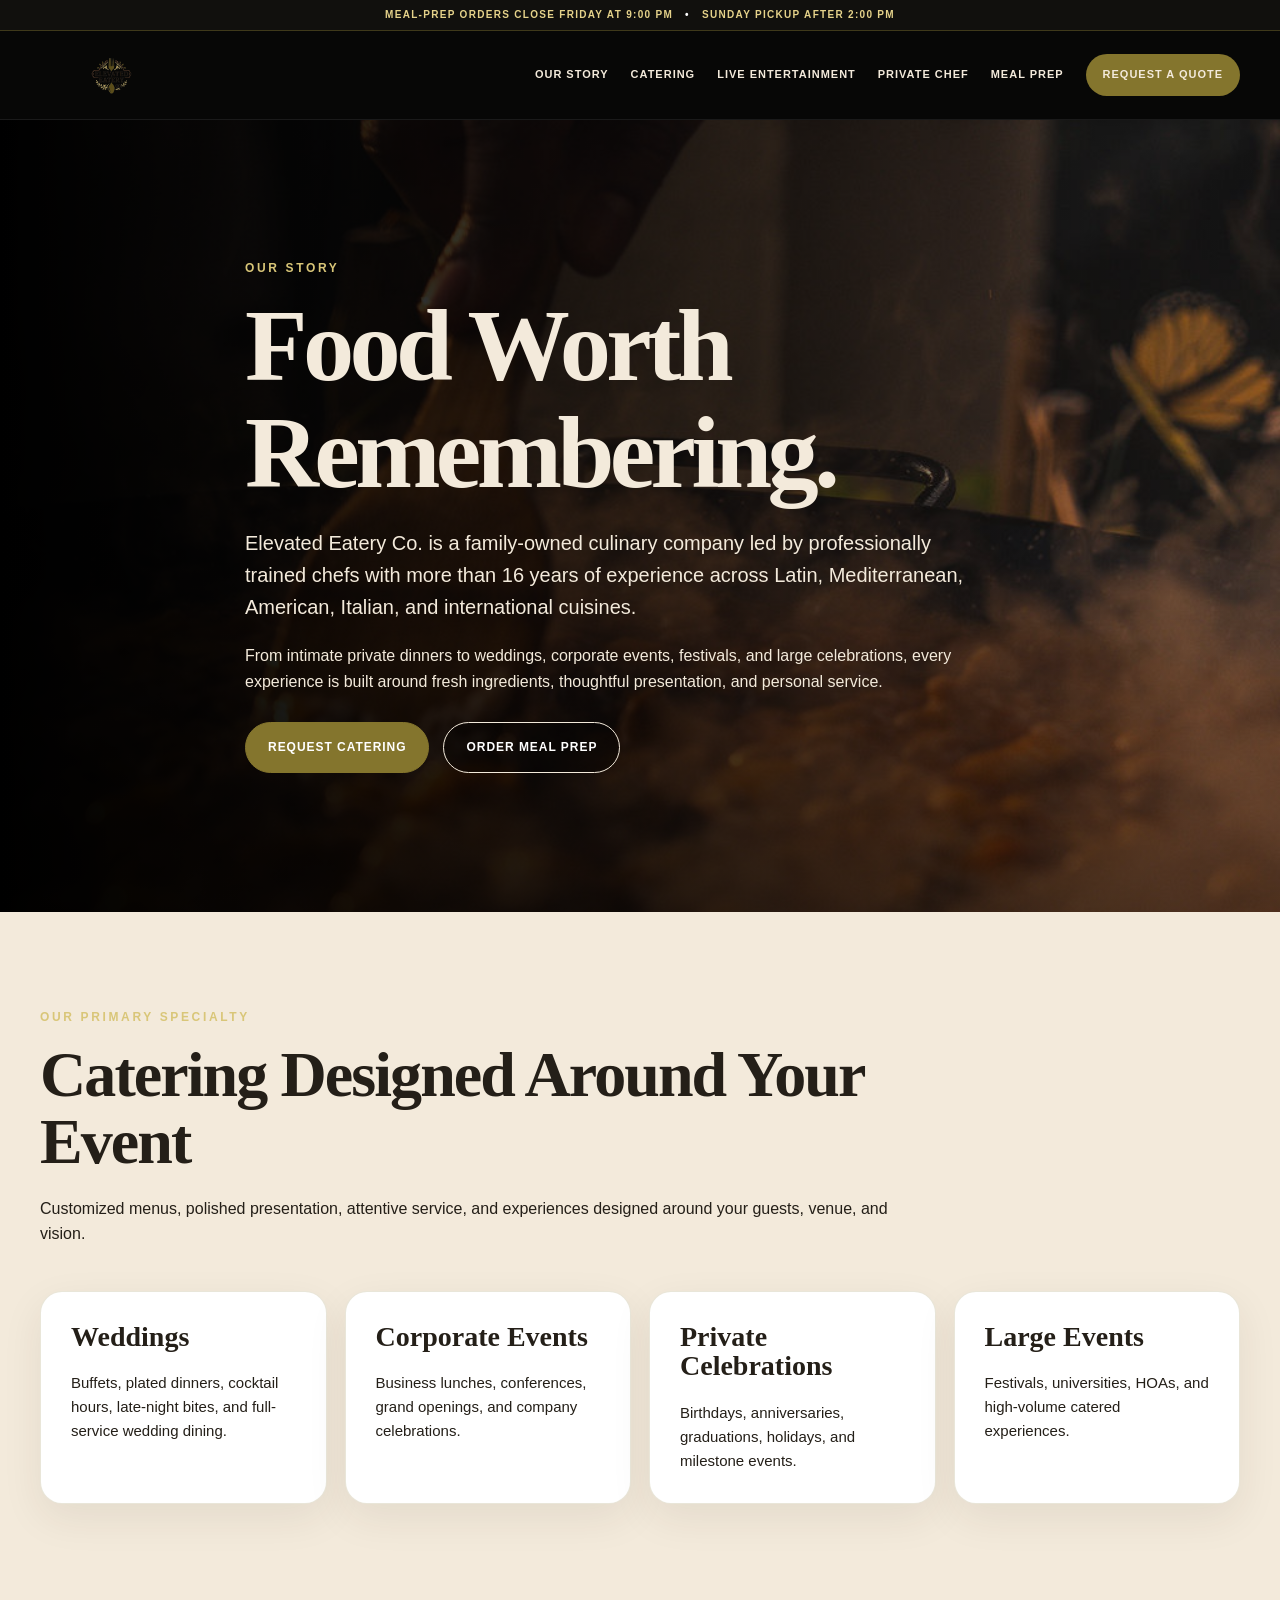
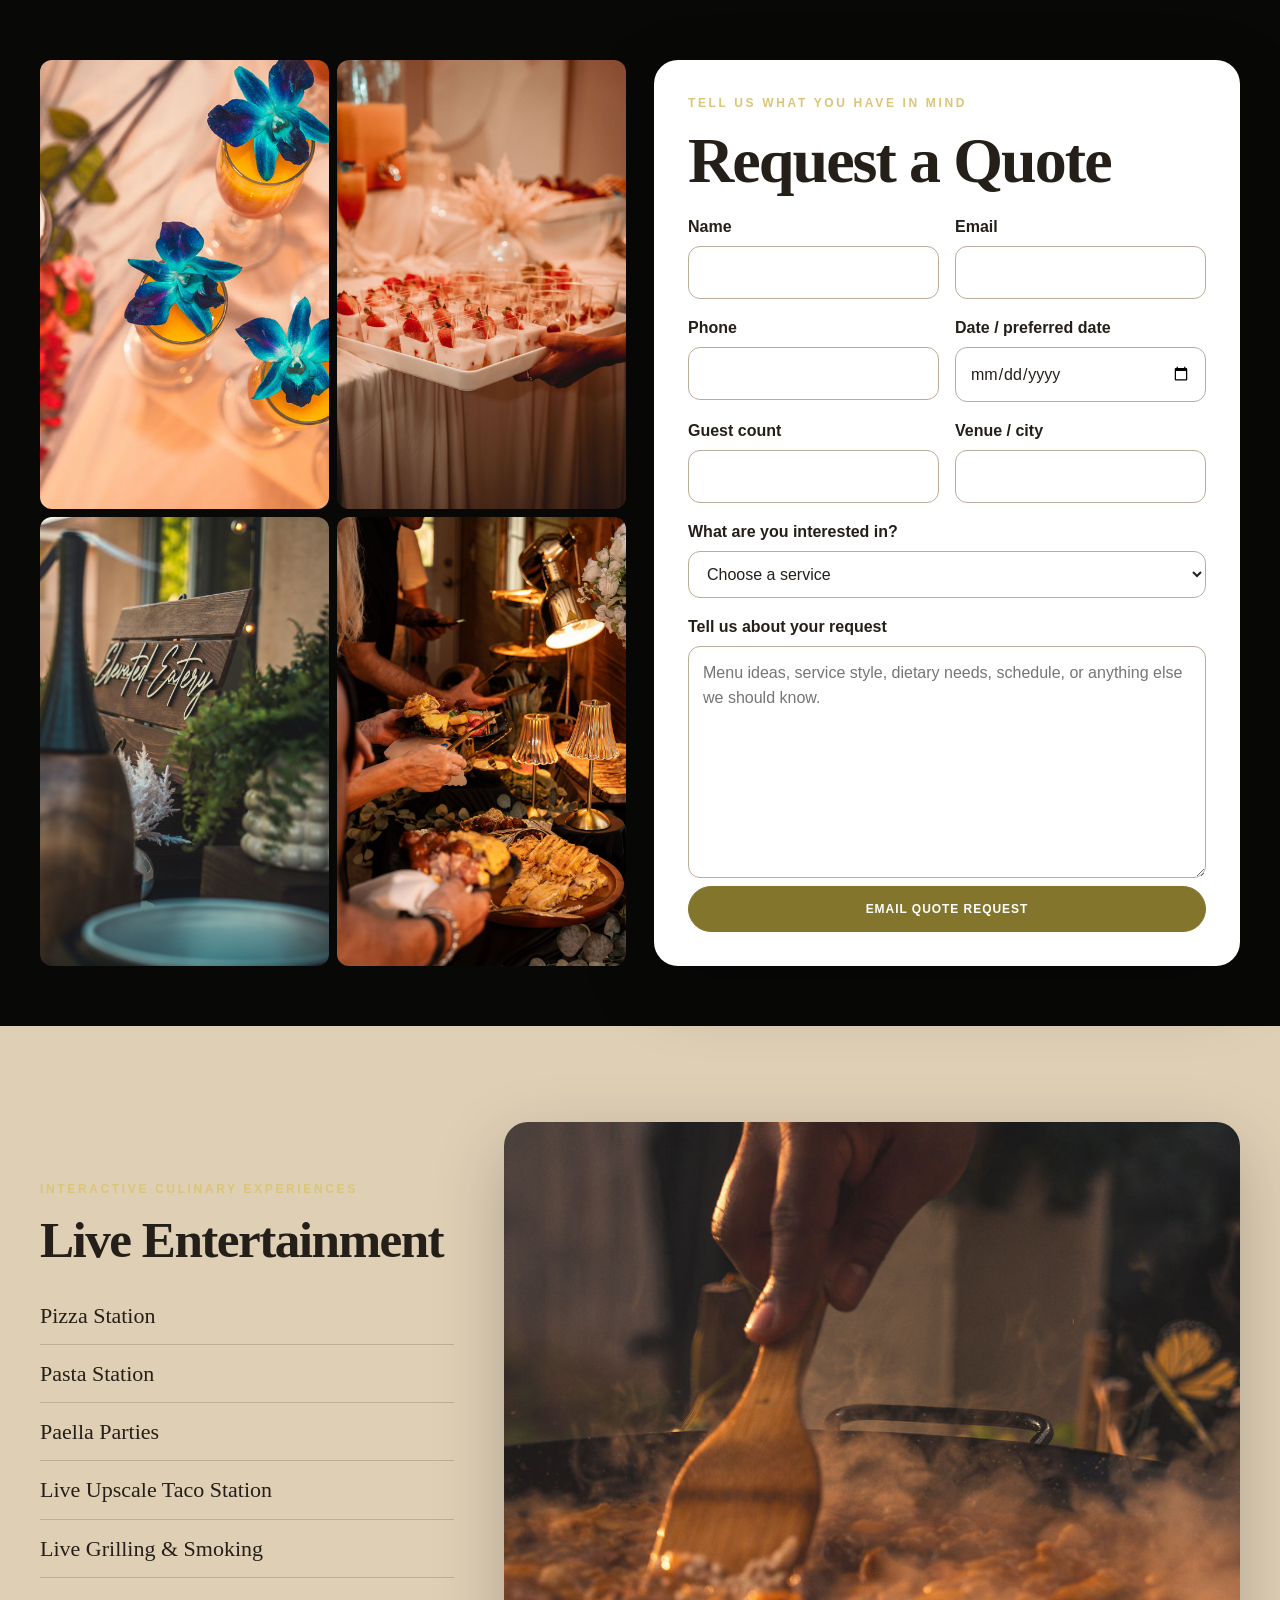
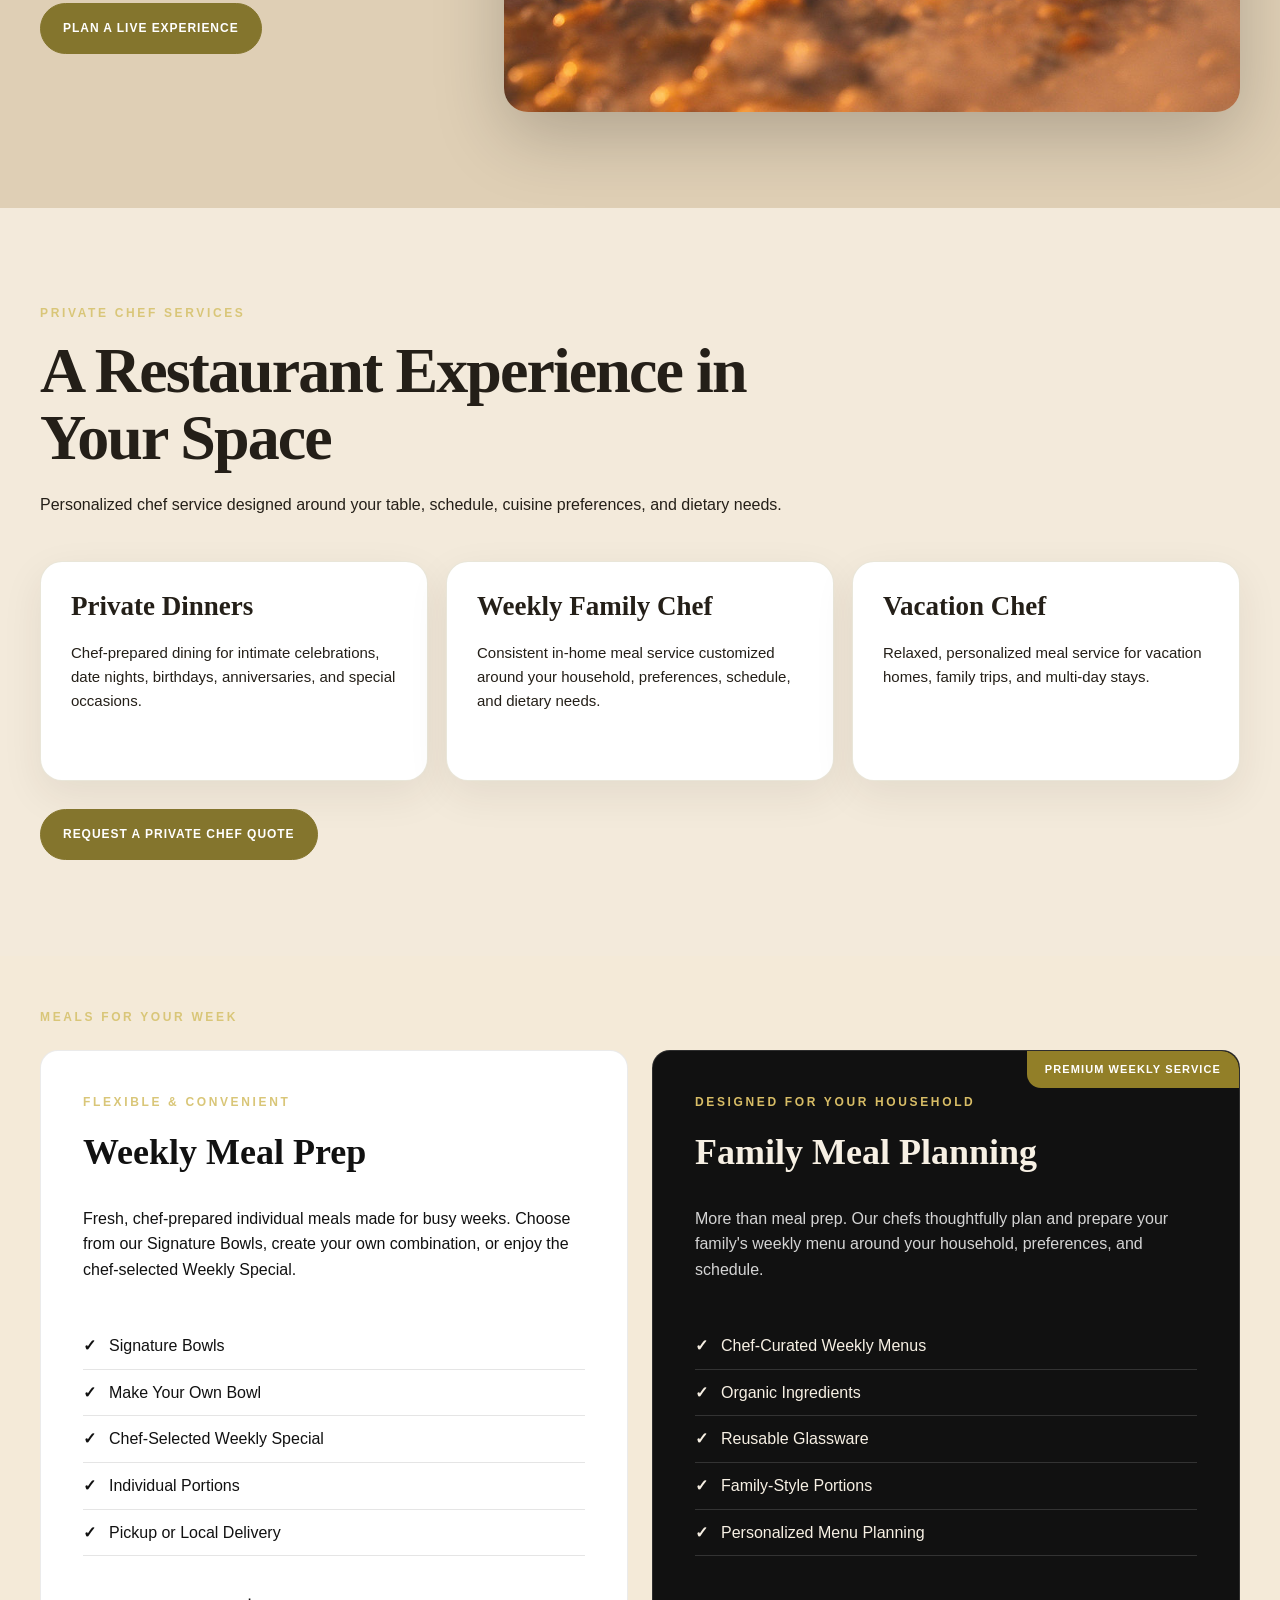
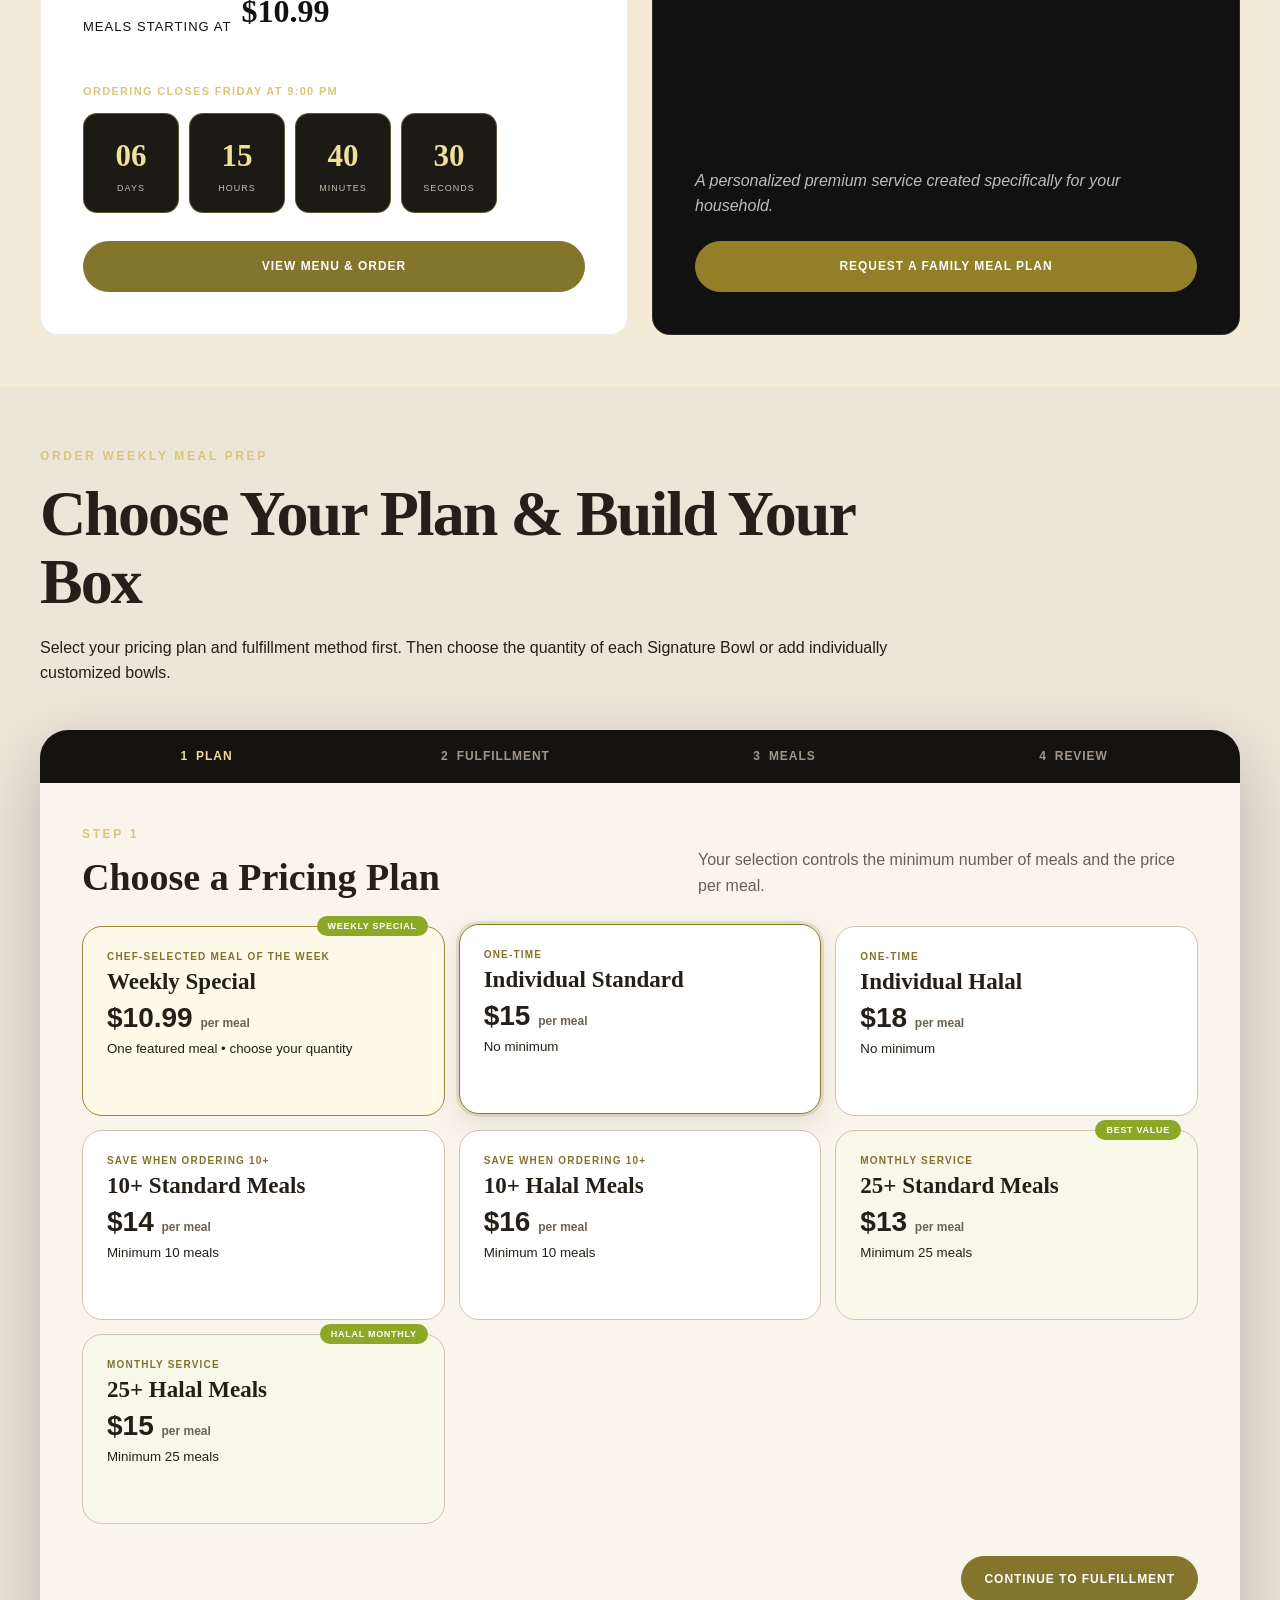
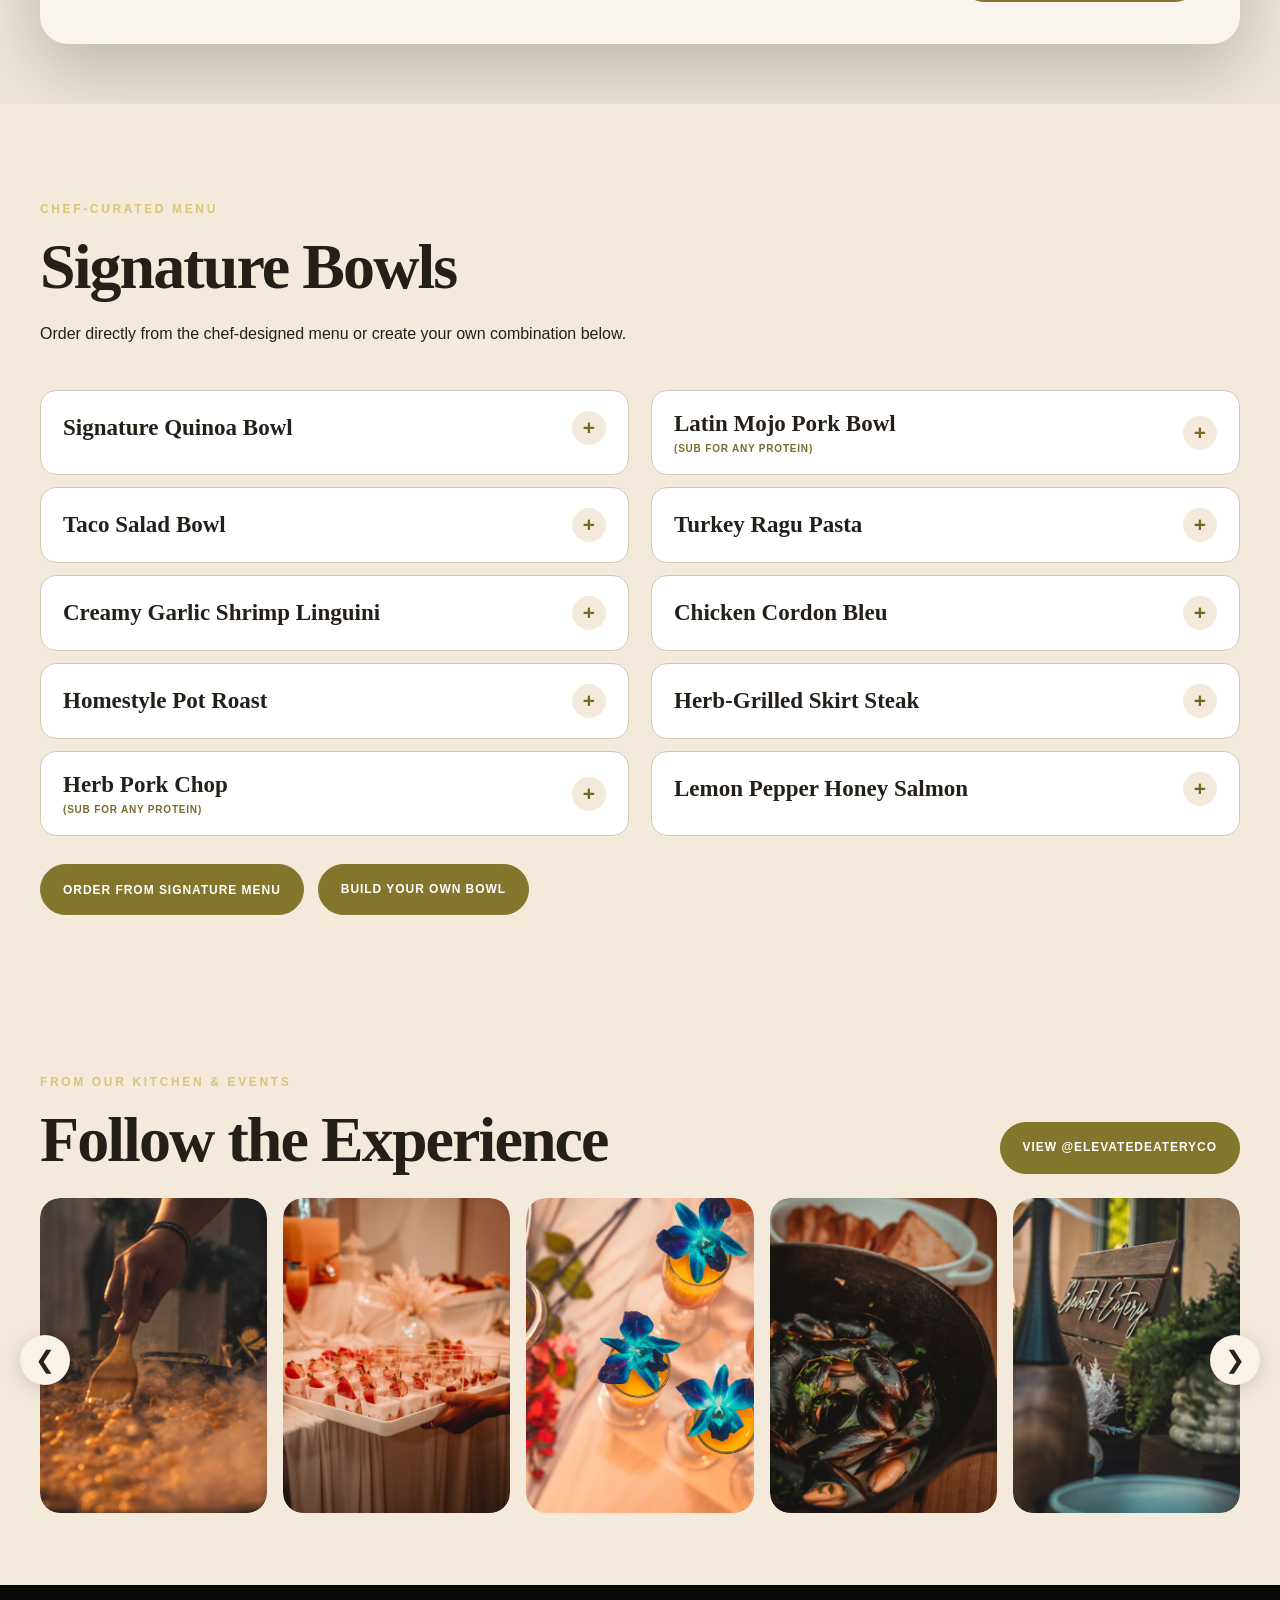
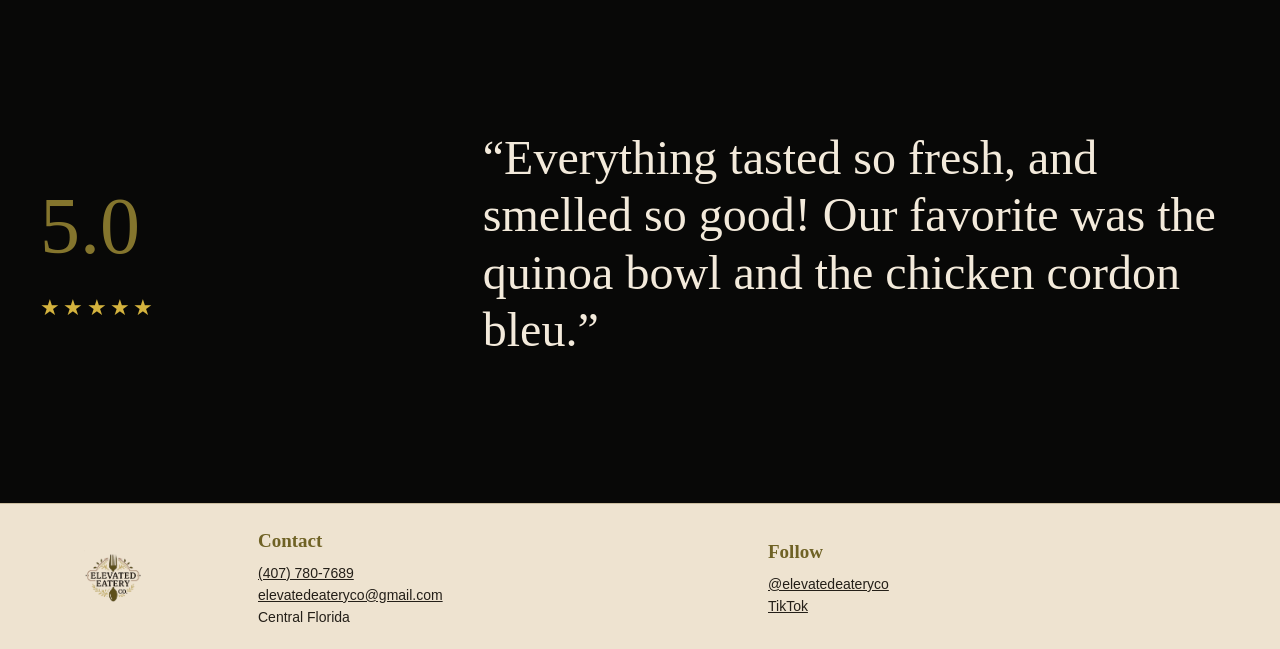
<file: index.html>
<!doctype html><html lang="en"><head><meta charset="utf-8"><meta name="viewport" content="width=device-width,initial-scale=1"><title>Elevated Eatery Co. | Premium Catering, Meal Prep & Private Chef Services in Central Florida</title><meta name="description" content="Elevated Eatery Co. provides premium catering, wedding catering, corporate catering, grazing tables, private chef experiences, live cooking stations, and weekly meal prep throughout Orlando and Central Florida.">

<meta name="robots" content="index,follow">

<link rel="canonical" href="https://elevatedeateryco.com/">

<meta property="og:type" content="website">
<meta property="og:url" content="https://elevatedeateryco.com/">
<meta property="og:title" content="Elevated Eatery Co. | Premium Catering & Meal Prep">
<meta property="og:description" content="Luxury catering, meal prep, private chef experiences, and live culinary events throughout Central Florida.">
<meta property="og:image" content="https://elevatedeateryco.com/assets/logo.png">

<meta name="twitter:card" content="summary_large_image">
<meta name="twitter:title" content="Elevated Eatery Co.">
<meta name="twitter:description" content="Premium Catering & Private Chef Services in Central Florida.">
<meta name="twitter:image" content="https://elevatedeateryco.com/assets/logo.png"><link rel="stylesheet" href="styles.css?v=20260924-4"><script src="config.js"></script>

<script type="application/ld+json">
{
  "@context":"https://schema.org",
  "@type":["FoodEstablishment","LocalBusiness"],
  "@id":"https://elevatedeateryco.com/#business",
  "name":"Elevated Eatery Co.",
  "url":"https://elevatedeateryco.com/",
  "logo":"https://elevatedeateryco.com/assets/logo.png",
  "image":"https://elevatedeateryco.com/assets/logo.png",
  "telephone":"+1-407-780-7689",
  "email":"elevatedeateryco@gmail.com",
  "priceRange":"$$",
  "description":"Elevated Eatery Co. provides premium catering, wedding catering, corporate catering, private chef experiences, grazing tables, live cooking stations and weekly meal prep throughout Central Florida.",
  "areaServed":[
    "Orlando",
    "Apopka",
    "Winter Garden",
    "Winter Park",
    "Lake Mary",
    "Sanford",
    "Clermont",
    "Windermere",
    "Altamonte Springs",
    "Oviedo",
    "Kissimmee"
  ],
  "sameAs":[
    "https://share.google/2QVknR2Bv6wD6x0Uv"
  ]
}
</script>

</head>
<body>
<div class="announcement-bar">MEAL-PREP ORDERS CLOSE FRIDAY AT 9:00 PM <span>•</span> SUNDAY PICKUP AFTER 2:00 PM</div>
<header class="site-header"><div class="container header-inner"><a href="#story"><img class="logo" src="assets/logo.png"></a><button class="menu-toggle">Menu</button><nav><a href="#story">Our Story</a><a href="#catering">Catering</a><a href="#live-entertainment">Live Entertainment</a><a href="#private-chef">Private Chef</a><a href="#order-meal-prep">Meal Prep</a><a class="nav-order" href="#catering-form-wrap">Request a Quote</a></nav></div></header>
<main>
<section class="story-hero" id="story"><div class="story-overlay"></div><div class="container story-hero-content"><div class="kicker">Our Story</div><h1>Food Worth Remembering.</h1><p class="lead">Elevated Eatery Co. is a family-owned culinary company led by professionally trained chefs with more than 16 years of experience across Latin, Mediterranean, American, Italian, and international cuisines.</p><p>From intimate private dinners to weddings, corporate events, festivals, and large celebrations, every experience is built around fresh ingredients, thoughtful presentation, and personal service.</p><div class="buttons"><a class="button" href="#catering-form-wrap">Request Catering</a><a class="button secondary" href="#order-meal-prep">Order Meal Prep</a></div></div></section>
<section class="section light" id="catering"><div class="container"><div class="section-heading"><div class="kicker">Our primary specialty</div><h2>Catering Designed Around Your Event</h2><p>Customized menus, polished presentation, attentive service, and experiences designed around your guests, venue, and vision.</p></div><div class="service-grid"><article class="service-card"><h3>Weddings</h3><p>Buffets, plated dinners, cocktail hours, late-night bites, and full-service wedding dining.</p></article><article class="service-card"><h3>Corporate Events</h3><p>Business lunches, conferences, grand openings, and company celebrations.</p></article><article class="service-card"><h3>Private Celebrations</h3><p>Birthdays, anniversaries, graduations, holidays, and milestone events.</p></article><article class="service-card"><h3>Large Events</h3><p>Festivals, universities, HOAs, and high-volume catered experiences.</p></article></div></div></section>
<section class="section" id="catering-form-wrap"><div class="container aligned-inquiry"><div class="inquiry-visual"><img class="hero-catering" src="assets/catering-drinks.jpeg" alt="Elevated Eatery Co. catering"><img src="assets/catering-desserts.jpeg" alt="Catered desserts"><img src="assets/catering-sign.jpeg"><img src="assets/DSC00168.jpeg" alt="Elevated Eatery Co. styled grazing table"></div><form class="contact-card" id="quote-form"><div class="kicker">Tell us what you have in mind</div><h2>Request a Quote</h2><div class="form-grid"><div><label class="form-label">Name</label><input name="Name" required></div><div><label class="form-label">Email</label><input type="email" name="Email" required></div><div><label class="form-label">Phone</label><input type="tel" name="Phone" required></div><div><label class="form-label">Date / preferred date</label><input type="date" name="Date"></div><div><label class="form-label">Guest count</label><input type="number" name="Guest count"></div><div><label class="form-label">Venue / city</label><input name="Venue or city"></div><div class="full"><label class="form-label">What are you interested in?</label><select name="Service requested" required><option value="">Choose a service</option><option>Wedding Catering</option><option>Corporate Catering</option><option>Private Celebration Catering</option><option>Large Event / Festival Catering</option><option>Drop-Off Catering</option><option>Buffet Service</option><option>Plated Service</option><option>Cocktail / Canapés</option><option>Grazing Table</option><option>Live Cooking Station</option><option>Bartending</option><option>One-Time Private Chef Dinner</option><option>Weekly Family Chef</option><option>Vacation Chef</option><option>Meal Planning</option><option>Meal Prep</option><option>Other</option></select></div><div class="full"><label class="form-label">Tell us about your request</label><textarea name="Request details" rows="8" placeholder="Menu ideas, service style, dietary needs, schedule, or anything else we should know."></textarea></div></div><button class="button">Email Quote Request</button></form></div></section>
<section class="section cream" id="live-entertainment">
<div class="container live-single-layout">
  <div class="live-copy">
    <div class="kicker">Interactive culinary experiences</div>
    <h2>Live Entertainment</h2>
    <ul class="luxury-list compact-live-list">
      <li>Pizza Station</li>
      <li>Pasta Station</li>
      <li>Paella Parties</li>
      <li>Live Upscale Taco Station</li>
      <li>Live Grilling &amp; Smoking</li>
    </ul>
    <a class="button" href="#catering-form-wrap">Plan a Live Experience</a>
  </div>
  <div class="single-live-image">
    <img src="assets/catering-live-cook.jpeg" alt="Live paella cooking">
  </div>
</div>
</section>
<section class="section light" id="private-chef">
  <div class="container">
    <div class="section-heading private-chef-heading">
      <div class="kicker">Private chef services</div>
      <h2>A Restaurant Experience in Your Space</h2>
      <p>Personalized chef service designed around your table, schedule, cuisine preferences, and dietary needs.</p>
    </div>

    <div class="private-chef-service-grid">
      <article class="service-card private-chef-card">
        <h3>Private Dinners</h3>
        <p>Chef-prepared dining for intimate celebrations, date nights, birthdays, anniversaries, and special occasions.</p>
      </article>
      <article class="service-card private-chef-card">
        <h3>Weekly Family Chef</h3>
        <p>Consistent in-home meal service customized around your household, preferences, schedule, and dietary needs.</p>
      </article>
      <article class="service-card private-chef-card">
        <h3>Vacation Chef</h3>
        <p>Relaxed, personalized meal service for vacation homes, family trips, and multi-day stays.</p>
      </article>
    </div>

    <div class="private-chef-actions">
      <a class="button" href="#catering-form-wrap">Request a Private Chef Quote</a>
    </div>
  </div>
</section>

<section class="section meal-services-section" id="meal-prep">
  <div class="container">

    <div class="section-heading meal-services-heading">
      <div class="kicker">Meals for your week</div>
    </div>

    <div class="meal-service-grid">

      <article class="meal-service-card weekly-meal-card">
        <div class="meal-service-content">
          <div class="kicker">Flexible &amp; convenient</div>
          <h3>Weekly Meal Prep</h3>
          <p>Fresh, chef-prepared individual meals made for busy weeks. Choose from our Signature Bowls, create your own combination, or enjoy the chef-selected Weekly Special.</p>

          <ul class="meal-service-features">
            <li>Signature Bowls</li>
            <li>Make Your Own Bowl</li>
            <li>Chef-Selected Weekly Special</li>
            <li>Individual Portions</li>
            <li>Pickup or Local Delivery</li>
          </ul>

          <div class="meal-service-pricing">
            <span>Meals starting at</span>
            <strong>$10.99</strong>
          </div>

          <div id="weekly-countdown" class="simple-countdown"></div>

          <a class="button" href="#order-meal-prep">View Menu &amp; Order</a>
        </div>
      </article>

      <article class="meal-service-card family-meal-card">
        <div class="premium-label">Premium Weekly Service</div>

        <div class="meal-service-content">
          <div class="kicker">Designed for your household</div>
          <h3>Family Meal Planning</h3>
          <p class="family-service-intro">More than meal prep. Our chefs thoughtfully plan and prepare your family's weekly menu around your household, preferences, and schedule.</p>

          <ul class="meal-service-features premium-features">
            <li>Chef-Curated Weekly Menus</li>
            <li>Organic Ingredients</li>
            <li>Reusable Glassware</li>
            <li>Family-Style Portions</li>
            <li>Personalized Menu Planning</li>
          </ul>

          <p class="family-service-note">A personalized premium service created specifically for your household.</p>

          <a class="button" href="#catering-form-wrap">Request a Family Meal Plan</a>
        </div>
      </article>

    </div>

  </div>
</section>
<section class="section ordering-shop-section" id="order-meal-prep">
  <div class="container">
    <div class="section-heading ordering-heading">
      <div class="kicker">Order weekly meal prep</div>
      <h2>Choose Your Plan &amp; Build Your Box</h2>
      <p>Select your pricing plan and fulfillment method first. Then choose the quantity of each Signature Bowl or add individually customized bowls.</p>
    </div>

    <div class="order-wizard">
      <div class="order-progress" aria-label="Ordering steps">
        <span class="active" data-step-dot="1">1 <em>Plan</em></span>
        <span data-step-dot="2">2 <em>Fulfillment</em></span>
        <span data-step-dot="3">3 <em>Meals</em></span>
        <span data-step-dot="4">4 <em>Review</em></span>
      </div>

      <div class="wizard-panel active" data-order-step="1">
        <div class="order-panel-title">
          <div>
            <div class="kicker">Step 1</div>
            <h3>Choose a Pricing Plan</h3>
          </div>
          <p>Your selection controls the minimum number of meals and the price per meal.</p>
        </div>

        <div class="package-grid"><button type="button" class="package-card weekly-special-card" data-plan="weekly-special" data-min="1" data-unit="10.99" data-prep="Standard" data-weekly-special="true"><span class="popular-badge">Weekly Special</span><span class="package-eyebrow">Chef-selected meal of the week</span><strong>Weekly Special</strong><span class="package-price">$10.99 <small>per meal</small></span><span>One featured meal • choose your quantity</span></button>
          <button type="button" class="package-card selected" data-plan="single-standard" data-min="1" data-unit="15" data-prep="Standard">
            <span class="package-eyebrow">One-time</span>
            <strong>Individual Standard</strong>
            <span class="package-price">$15 <small>per meal</small></span>
            <span>No minimum</span>
          </button>
          <button type="button" class="package-card" data-plan="single-halal" data-min="1" data-unit="18" data-prep="Halal">
            <span class="package-eyebrow">One-time</span>
            <strong>Individual Halal</strong>
            <span class="package-price">$18 <small>per meal</small></span>
            <span>No minimum</span>
          </button>
          <button type="button" class="package-card" data-plan="ten-standard" data-min="10" data-unit="14" data-prep="Standard">
            <span class="package-eyebrow">Save when ordering 10+</span>
            <strong>10+ Standard Meals</strong>
            <span class="package-price">$14 <small>per meal</small></span>
            <span>Minimum 10 meals</span>
          </button>
          <button type="button" class="package-card" data-plan="ten-halal" data-min="10" data-unit="16" data-prep="Halal">
            <span class="package-eyebrow">Save when ordering 10+</span>
            <strong>10+ Halal Meals</strong>
            <span class="package-price">$16 <small>per meal</small></span>
            <span>Minimum 10 meals</span>
          </button>
          <button type="button" class="package-card featured" data-plan="monthly-standard" data-min="25" data-unit="13" data-prep="Standard" data-monthly="true">
            <span class="popular-badge">Best Value</span>
            <span class="package-eyebrow">Monthly service</span>
            <strong>25+ Standard Meals</strong>
            <span class="package-price">$13 <small>per meal</small></span>
            <span>Minimum 25 meals</span>
          </button>
          <button type="button" class="package-card featured" data-plan="monthly-halal" data-min="25" data-unit="15" data-prep="Halal" data-monthly="true">
            <span class="popular-badge">Halal Monthly</span>
            <span class="package-eyebrow">Monthly service</span>
            <strong>25+ Halal Meals</strong>
            <span class="package-price">$15 <small>per meal</small></span>
            <span>Minimum 25 meals</span>
          </button>
        </div>

        <div class="wizard-actions">
          <span></span>
          <button type="button" class="button order-next" data-next-step="2">Continue to Fulfillment</button>
        </div>
      </div>

      <div class="wizard-panel" data-order-step="2">
        <div class="order-panel-title">
          <div>
            <div class="kicker">Step 2</div>
            <h3>Pickup or Delivery?</h3>
          </div>
          <p>Pickup is available Sunday after 2:00 PM. Delivery is available within 25 miles of ZIP code 32712 for one flat $25 fee.</p>
        </div>

        <div class="fulfillment-toggle">
          <button type="button" class="fulfillment-card selected" data-fulfillment="pickup" data-fee="0">
            <span class="fulfillment-icon">⌂</span>
            <strong>Pickup</strong>
            <span>Sunday after 2:00 PM</span>
            <b>No fee</b>
          </button>
          <button type="button" class="fulfillment-card" data-fulfillment="delivery" data-fee="25">
            <span class="fulfillment-icon">▣</span>
            <strong>Delivery</strong>
            <span>Enter your ZIP code</span>
            <b>$25 flat fee</b>
          </button>
        </div>

        <div class="delivery-zip-box" hidden>
          <label class="form-label" for="delivery-zip">Delivery ZIP code</label>
          <div class="zip-entry">
            <input id="delivery-zip" inputmode="numeric" maxlength="5" placeholder="Enter 5-digit ZIP">
            <button type="button" class="button" id="check-delivery-zone">Check Delivery Fee</button>
          </div>
          <p id="delivery-zone-result">Delivery is $25 within 25 miles of ZIP code 32712. Addresses beyond 25 miles are not available for standard meal-prep delivery.</p>
        </div>

        <div class="wizard-actions">
          <button type="button" class="button secondary order-back" data-back-step="1">Back</button>
          <button type="button" class="button order-next" data-next-step="3">Choose Meals</button>
        </div>
      </div>

      <div class="wizard-panel" data-order-step="3">
        <div class="order-panel-title">
          <div>
            <div class="kicker">Step 3</div>
            <h3 id="meal-step-title">Select Your Bowls</h3>
          </div>
          <p id="meal-step-copy">Use the + and − controls to choose how many of each bowl you want. Your total must meet the minimum for the selected plan.</p>
        </div>

        <div class="meal-selection-layout">
          <div class="meal-choice-grid" id="meal-choice-grid">
            <article class="meal-choice-card weekly-special-meal-card" data-meal="Weekly Special" hidden>
              <div>
                <span class="meal-number">WEEKLY</span>
                <h4>Chef-Selected Weekly Special</h4>
                <details class="meal-description"><summary>View description</summary><p>One featured chef-selected meal offered each week at $10.99. The weekly selection is prepared as listed and is separate from the Signature Bowl and Build Your Own options.</p></details>
              </div>
              <div class="meal-qty"><button type="button" data-meal-minus>−</button><output>0</output><button type="button" data-meal-plus>+</button></div>
            </article>
            <article class="meal-choice-card" data-meal="Signature Quinoa Bowl">
              <div><span class="meal-number">01</span><h4>Signature Quinoa Bowl</h4><p>Shredded chicken, tomato-onion quinoa and fresh avocado.</p></div>
              <div class="meal-qty"><button type="button" data-meal-minus>−</button><output>0</output><button type="button" data-meal-plus>+</button></div>
            </article>
            <article class="meal-choice-card" data-meal="Latin Mojo Pork Bowl">
              <div><span class="meal-number">02</span><h4>Latin Mojo Pork Bowl</h4><p>Mojo pork, yellow rice, black beans and sweet plantains.</p></div>
              <div class="meal-qty"><button type="button" data-meal-minus>−</button><output>0</output><button type="button" data-meal-plus>+</button></div>
            </article>
            <article class="meal-choice-card" data-meal="Taco Salad Bowl">
              <div><span class="meal-number">03</span><h4>Taco Salad Bowl</h4><p>Ground beef, crisp lettuce, pico, cheese and sour cream.</p></div>
              <div class="meal-qty"><button type="button" data-meal-minus>−</button><output>0</output><button type="button" data-meal-plus>+</button></div>
            </article>
            <article class="meal-choice-card" data-meal="Turkey Ragu Pasta">
              <div><span class="meal-number">04</span><h4>Turkey Ragu Pasta</h4><p>House turkey ragu, rotini and Parmesan.</p></div>
              <div class="meal-qty"><button type="button" data-meal-minus>−</button><output>0</output><button type="button" data-meal-plus>+</button></div>
            </article>
            <article class="meal-choice-card" data-meal="Creamy Garlic Shrimp Linguini">
              <div><span class="meal-number">05</span><h4>Creamy Garlic Shrimp Linguini</h4><p>Shrimp, linguini and roasted garlic Parmesan sauce.</p></div>
              <div class="meal-qty"><button type="button" data-meal-minus>−</button><output>0</output><button type="button" data-meal-plus>+</button></div>
            </article>
            <article class="meal-choice-card" data-meal="Chicken Cordon Bleu">
              <div><span class="meal-number">06</span><h4>Chicken Cordon Bleu</h4><p>Spinach and Swiss stuffed chicken with potatoes and green beans.</p></div>
              <div class="meal-qty"><button type="button" data-meal-minus>−</button><output>0</output><button type="button" data-meal-plus>+</button></div>
            </article>
            <article class="meal-choice-card" data-meal="Homestyle Pot Roast">
              <div><span class="meal-number">07</span><h4>Homestyle Pot Roast</h4><p>Slow-braised pot roast, herb potatoes and broccoli.</p></div>
              <div class="meal-qty"><button type="button" data-meal-minus>−</button><output>0</output><button type="button" data-meal-plus>+</button></div>
            </article>
            <article class="meal-choice-card" data-meal="Herb-Grilled Skirt Steak">
              <div><span class="meal-number">08</span><h4>Herb-Grilled Skirt Steak</h4><p>Chimichurri steak, garlic mash and baby carrots.</p></div>
              <div class="meal-qty"><button type="button" data-meal-minus>−</button><output>0</output><button type="button" data-meal-plus>+</button></div>
            </article>
            <article class="meal-choice-card" data-meal="Herb Pork Chop">
              <div><span class="meal-number">09</span><h4>Herb Pork Chop</h4><p>Herb pork chop, mashed sweet potatoes and asparagus.</p></div>
              <div class="meal-qty"><button type="button" data-meal-minus>−</button><output>0</output><button type="button" data-meal-plus>+</button></div>
            </article>
            <article class="meal-choice-card" data-meal="Lemon Pepper Honey Salmon">
              <div><span class="meal-number">10</span><h4>Lemon Pepper Honey Salmon</h4><p>Honey-glazed salmon, wild rice and green beans.</p></div>
              <div class="meal-qty"><button type="button" data-meal-minus>−</button><output>0</output><button type="button" data-meal-plus>+</button></div>
            </article>

            <article class="meal-choice-card custom-meal-card" data-meal="Make Your Own Bowl">
              <div><span class="meal-number">11</span><h4>Make Your Own Bowl</h4><p>Choose one protein and exactly two sides for each custom bowl.</p></div>
              <button type="button" class="button custom-bowl-open">Customize a Bowl</button>
            </article>
          </div>

          <aside class="live-cart-card">
            <div class="kicker">Your meal box</div>
            <h3><span id="cart-meal-count">0</span> Meals Selected</h3>
            <div class="minimum-meter">
              <div id="minimum-meter-fill"></div>
            </div>
            <p id="minimum-message">This plan has no minimum.</p>
            <div id="mini-cart-lines" class="mini-cart-lines"><p class="empty-cart">Your selected bowls will appear here.</p></div>
            <div class="cart-total-row"><span>Meals</span><strong id="meal-subtotal">$0.00</strong></div>
            <div class="cart-total-row"><span>Delivery</span><strong id="delivery-subtotal">$0.00</strong></div>
            <div class="cart-grand-total"><span>Estimated Total</span><strong id="order-grand-total">$0.00</strong></div>
          </aside>
        </div>

        <div class="wizard-actions">
          <button type="button" class="button secondary order-back" data-back-step="2">Back</button>
          <button type="button" class="button order-next" id="review-order-button" data-next-step="4">Review Order</button>
        </div>
      </div>

      <div class="wizard-panel" data-order-step="4">
        <div class="order-panel-title">
          <div>
            <div class="kicker">Step 4</div>
            <h3>Review &amp; Checkout</h3>
          </div>
          <p>Confirm your plan, fulfillment and meal quantities before continuing to Square’s secure checkout.</p>
        </div>

        <div class="checkout-review-grid">
          <div class="checkout-review-card" id="checkout-review-details"></div>
          <div class="checkout-customer-card">
            <h4>Customer information</h4>
            <div class="form-grid">
              <div><label class="form-label" for="order-name">Name</label><input id="order-name" autocomplete="name"></div>
              <div><label class="form-label" for="order-phone">Phone</label><input id="order-phone" type="tel" autocomplete="tel"></div>
              <div class="full"><label class="form-label" for="order-email">Email</label><input id="order-email" type="email" autocomplete="email"></div>
              <div class="full"><label class="form-label" for="order-notes">Order notes or allergies</label><textarea id="order-notes" rows="4"></textarea></div>
            </div>
            <div class="checkout-notice">The final payment page will be hosted securely by Square. Card information is never stored on this website.</div>
            <button type="button" class="button checkout-square-button" id="square-dynamic-checkout">Continue to Secure Square Checkout</button>
            <p class="checkout-setup-note" id="checkout-setup-note">Square API connection is the final technical step required to activate this button.</p>
          </div>
        </div>

        <div class="wizard-actions">
          <button type="button" class="button secondary order-back" data-back-step="3">Edit Meals</button>
          <span></span>
        </div>
      </div>
    </div>
  </div>
</section>

<div class="custom-bowl-modal" id="custom-bowl-modal" aria-hidden="true">
  <div class="custom-bowl-dialog" role="dialog" aria-modal="true" aria-labelledby="custom-bowl-title">
    <button type="button" class="custom-modal-close" aria-label="Close custom bowl">×</button>
    <div class="kicker">Make your own bowl</div>
    <h3 id="custom-bowl-title">Customize One Bowl</h3>
    <p>Each custom bowl must contain one protein and exactly two sides.</p>

    <fieldset class="custom-fieldset custom-preparation-fieldset">
      <legend>Choose preparation</legend>
      <div class="custom-options custom-preparation-options">
        <label><input type="radio" name="modal-preparation" value="Standard" checked> Regular</label>
        <label><input type="radio" name="modal-preparation" value="Halal"> Halal</label>
      </div>
      <p class="custom-preparation-note">The custom bowl price will follow the selected plan tier: Regular or Halal.</p>
    </fieldset>

    <fieldset class="custom-fieldset">
      <legend>Choose one protein</legend>
      <div class="custom-options" id="custom-protein-options">
        <label><input type="radio" name="modal-protein" value="Chicken Breast"> Chicken Breast</label>
        <label><input type="radio" name="modal-protein" value="Chicken Leg Quarters"> Chicken Leg Quarters</label>
        <label><input type="radio" name="modal-protein" value="Mojo Pork"> Mojo Pork</label>
        <label><input type="radio" name="modal-protein" value="Ground Beef"> Ground Beef</label>
        <label><input type="radio" name="modal-protein" value="Turkey Ragu"> Turkey Ragu</label>
        <label><input type="radio" name="modal-protein" value="Pot Roast"> Pot Roast</label>
        <label><input type="radio" name="modal-protein" value="Skirt Steak"> Skirt Steak</label>
        <label><input type="radio" name="modal-protein" value="Pork Chop"> Pork Chop</label>
        <label><input type="radio" name="modal-protein" value="Shrimp"> Shrimp</label>
        <label><input type="radio" name="modal-protein" value="Salmon"> Salmon</label>
      </div>
    </fieldset>

    <fieldset class="custom-fieldset">
      <legend>Choose exactly two sides</legend>
      <div class="custom-options" id="custom-side-options">
        <label><input type="checkbox" name="modal-side" value="Yellow Rice"> Yellow Rice</label>
        <label><input type="checkbox" name="modal-side" value="Wild Rice"> Wild Rice</label>
        <label><input type="checkbox" name="modal-side" value="Quinoa"> Quinoa</label>
        <label><input type="checkbox" name="modal-side" value="Pasta (Chef's Choice)"> Pasta (Chef's Choice)</label>
        <label><input type="checkbox" name="modal-side" value="Garlic Mashed Potatoes"> Garlic Mashed Potatoes</label>
        <label><input type="checkbox" name="modal-side" value="Roasted Potatoes"> Roasted Potatoes</label>
        <label><input type="checkbox" name="modal-side" value="Mashed Sweet Potatoes"> Mashed Sweet Potatoes</label>
        <label><input type="checkbox" name="modal-side" value="Black Beans"> Black Beans</label>
        <label><input type="checkbox" name="modal-side" value="Sweet Plantains"> Sweet Plantains</label>
        <label><input type="checkbox" name="modal-side" value="Green Beans"> Green Beans</label>
        <label><input type="checkbox" name="modal-side" value="Broccoli"> Broccoli</label>
        <label><input type="checkbox" name="modal-side" value="Baby Carrots"> Baby Carrots</label>
        <label><input type="checkbox" name="modal-side" value="Asparagus"> Asparagus</label>
        <label><input type="checkbox" name="modal-side" value="Seasonal Vegetables"> Seasonal Vegetables</label>
        <label><input type="checkbox" name="modal-side" value="Arugula"> Arugula</label>
      </div>
    </fieldset>

    <label class="form-label" for="custom-bowl-note">Instructions for this bowl</label>
    <textarea id="custom-bowl-note" rows="3" placeholder="No sauce, allergy note, sauce on the side, etc."></textarea>

    <div class="custom-modal-actions">
      <button type="button" class="button secondary custom-modal-cancel">Cancel</button>
      <button type="button" class="button" id="add-custom-bowl">Add This Custom Bowl</button>
    </div>
  </div>
</div>

<section class="section light" id="signature-bowls">
<div class="container">
  <div class="section-heading">
    <div class="kicker">Chef-curated menu</div>
    <h2>Signature Bowls</h2>
    <p>Order directly from the chef-designed menu or create your own combination below.</p>
  </div>

  <div class="signature-menu detailed-signature-menu">
    <details class="signature-item signature-dropdown">
      <summary><span class="signature-title">Signature Quinoa Bowl</span><span class="signature-chevron" aria-hidden="true">+</span></summary>
      <div class="signature-dropdown-content">
        <ul>
        <li>Signature shredded chicken</li>
        <li>Fluffy quinoa with a mixture of tomatoes and onion, inspired by Spanish “arroz con pollo”</li>
        <li>Fresh avocado — uncut when ordered for two people to ensure freshness</li>
      </ul>
      </div>
    </details>

    <details class="signature-item signature-dropdown">
      <summary><span class="signature-title">Latin Mojo Pork Bowl <small>(Sub for Any Protein)</small></span><span class="signature-chevron" aria-hidden="true">+</span></summary>
      <div class="signature-dropdown-content">
        <ul>
        <li>Signature mojo pork — substitute for any protein</li>
        <li>Yellow rice</li>
        <li>Black beans</li>
        <li>Sweet plantains</li>
      </ul>
      </div>
    </details>

    <details class="signature-item signature-dropdown">
      <summary><span class="signature-title">Taco Salad Bowl</span><span class="signature-chevron" aria-hidden="true">+</span></summary>
      <div class="signature-dropdown-content">
        <p class="menu-note">All sides are packed separately to ensure freshness.</p>
      <ul>
        <li>Seasoned ground beef</li>
        <li>Crisp lettuce</li>
        <li>Pico de gallo</li>
        <li>Shredded cheese</li>
        <li>Sour cream</li>
      </ul>
      </div>
    </details>

    <details class="signature-item signature-dropdown">
      <summary><span class="signature-title">Turkey Ragu Pasta</span><span class="signature-chevron" aria-hidden="true">+</span></summary>
      <div class="signature-dropdown-content">
        <ul>
        <li>House-made turkey ragu and sweet potatoes</li>
        <li>Rotini pasta — substitute protein pasta or Italian vegetable mix if desired</li>
        <li>Shredded Parmesan cheese</li>
      </ul>
      </div>
    </details>

    <details class="signature-item signature-dropdown">
      <summary><span class="signature-title">Creamy Garlic Shrimp Linguini</span><span class="signature-chevron" aria-hidden="true">+</span></summary>
      <div class="signature-dropdown-content">
        <ul>
        <li>Shrimp</li>
        <li>Creamy roasted garlic Parmesan sauce, served on the side to avoid dryness</li>
        <li>Linguini pasta — substitute protein pasta or Italian vegetable mix if desired</li>
      </ul>
      </div>
    </details>

    <details class="signature-item signature-dropdown">
      <summary><span class="signature-title">Chicken Cordon Bleu</span><span class="signature-chevron" aria-hidden="true">+</span></summary>
      <div class="signature-dropdown-content">
        <ul>
        <li>Grilled chicken breast stuffed with spinach and Swiss cheese</li>
        <li>Roasted country potatoes</li>
        <li>Garlic honey green beans</li>
      </ul>
      </div>
    </details>

    <details class="signature-item signature-dropdown">
      <summary><span class="signature-title">Homestyle Pot Roast</span><span class="signature-chevron" aria-hidden="true">+</span></summary>
      <div class="signature-dropdown-content">
        <ul>
        <li>Slow-braised beef pot roast</li>
        <li>Herb-roasted potatoes</li>
        <li>Savory sautéed broccoli</li>
      </ul>
      </div>
    </details>

    <details class="signature-item signature-dropdown">
      <summary><span class="signature-title">Herb-Grilled Skirt Steak</span><span class="signature-chevron" aria-hidden="true">+</span></summary>
      <div class="signature-dropdown-content">
        <ul>
        <li>Tender herb-grilled skirt steak topped with chimichurri</li>
        <li>Creamy garlic mashed potatoes</li>
        <li>Sautéed baby carrots</li>
      </ul>
      </div>
    </details>

    <details class="signature-item signature-dropdown">
      <summary><span class="signature-title">Herb Pork Chop <small>(Sub for Any Protein)</small></span><span class="signature-chevron" aria-hidden="true">+</span></summary>
      <div class="signature-dropdown-content">
        <ul>
        <li>Herb-seasoned pork chop</li>
        <li>Homemade mashed sweet potatoes</li>
        <li>Fresh asparagus</li>
      </ul>
      </div>
    </details>

    <details class="signature-item signature-dropdown">
      <summary><span class="signature-title">Lemon Pepper Honey Salmon</span><span class="signature-chevron" aria-hidden="true">+</span></summary>
      <div class="signature-dropdown-content">
        <ul>
        <li>Lemon pepper honey-glazed salmon</li>
        <li>Wild rice</li>
        <li>Seasoned green beans</li>
      </ul>
      </div>
    </details>
  </div>

  <div class="choice-actions">
    <button class="button signature-order-btn" type="button">Order From Signature Menu</button>
    <a class="button" href="#order-meal-prep">Build Your Own Bowl</a>
  </div>
</div>
</section>

<section class="section light compact-social-section">
<div class="container">
  <div class="compact-social-header">
    <div>
      <div class="kicker">From our kitchen &amp; events</div>
      <h2>Follow the Experience</h2>
    </div>
    <a class="button compact-follow-button" data-instagram target="_blank">View @elevatedeateryco</a>
  </div>
<div class="experience-gallery-wrap">

    <button class="gallery-arrow gallery-prev" type="button" aria-label="Previous photos">
        &#10094;
    </button>

    <div class="experience-gallery" id="experienceGallery">

  <a data-instagram target="_blank">
    <img src="assets/catering-live-cook.jpeg" alt="Live cooking event">
  </a>

  <a data-instagram target="_blank">
    <img src="assets/catering-desserts.jpeg" alt="Dessert service">
  </a>

  <a data-instagram target="_blank">
    <img src="assets/catering-drinks.jpeg" alt="Cocktail presentation">
  </a>

  <a data-instagram target="_blank">
    <img src="assets/catering-mussels.jpeg" alt="Private dining">
  </a>

  <a data-instagram target="_blank">
    <img src="assets/catering-sign.jpeg" alt="Elevated Eatery event styling">
  </a>

  <a data-instagram target="_blank">
    <img src="assets/grazing-table-buffet.jpg" alt="Elevated Eatery grazing table">
  </a>

  <a data-instagram target="_blank">
   <img src="assets/Bartending.jpeg" alt="Elevated Eatery bartending service">
  </a>

</div>

    <button class="gallery-arrow gallery-next" type="button" aria-label="Next photos">
        &#10095;
    </button>

</div>
</div>
</section>
<section class="section"><div class="container review-live"><div><div class="rating-big">5.0</div><div class="stars">★★★★★</div></div><div><p class="quote">“Everything tasted so fresh, and smelled so good! Our favorite was the quinoa bowl and the chicken cordon bleu.”</p></div></div></section></main>
<footer class="light-footer">
<div class="container compact-footer">
  <img class="footer-logo" src="assets/logo.png" alt="Elevated Eatery Co.">
  <div class="footer-contact">
    <strong>Contact</strong>
    <span><a data-phone></a></span>
    <span><a data-email></a></span>
    <span>Central Florida</span>
  </div>
  <div class="footer-follow">
    <strong>Follow</strong>
    <span><a data-instagram target="_blank">@elevatedeateryco</a></span>
    <span><a data-tiktok target="_blank">TikTok</a></span>
  </div>
</div>
</footer>
<div class="modal" id="square-modal"><div class="modal-card"><button class="close" data-close-modal>×</button><h3>Square checkout connection needed</h3><p>Add your Square Payment Links in config.js to activate checkout.</p><button class="button" data-close-modal>Close</button></div></div><script src="script.js"></script><script>
document.addEventListener("DOMContentLoaded", function () {
  const gallery = document.getElementById("experienceGallery");
  const prevButton = document.querySelector(".gallery-prev");
  const nextButton = document.querySelector(".gallery-next");

  if (!gallery || !prevButton || !nextButton) return;

  function getScrollAmount() {
    const firstPhoto = gallery.querySelector("a");

    if (!firstPhoto) {
      return gallery.clientWidth * 0.8;
    }

    const styles = window.getComputedStyle(gallery);
    const gap = parseFloat(styles.gap) || 0;

    return firstPhoto.getBoundingClientRect().width + gap;
  }

  nextButton.addEventListener("click", function () {
    gallery.scrollBy({
      left: getScrollAmount(),
      behavior: "smooth"
    });
  });

  prevButton.addEventListener("click", function () {
    gallery.scrollBy({
      left: -getScrollAmount(),
      behavior: "smooth"
    });
  });
});
</script></body></html>
</file>
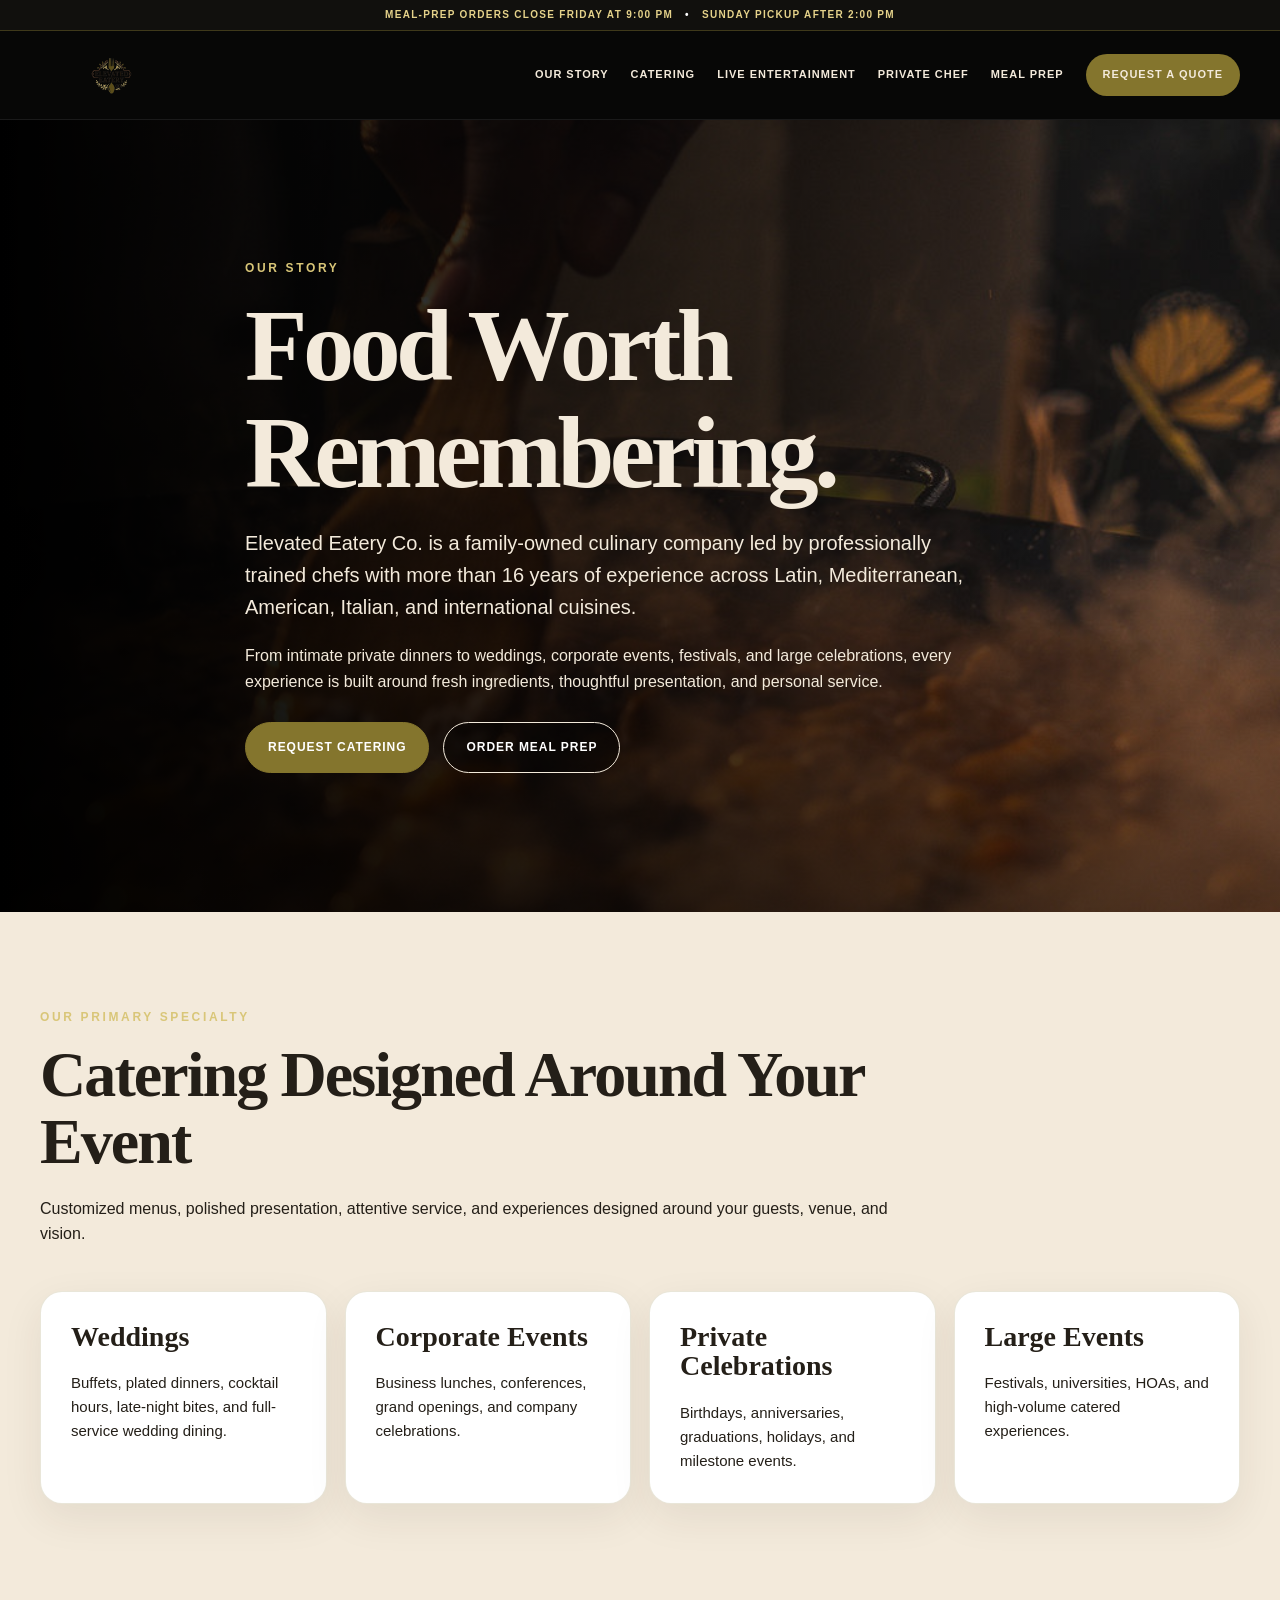
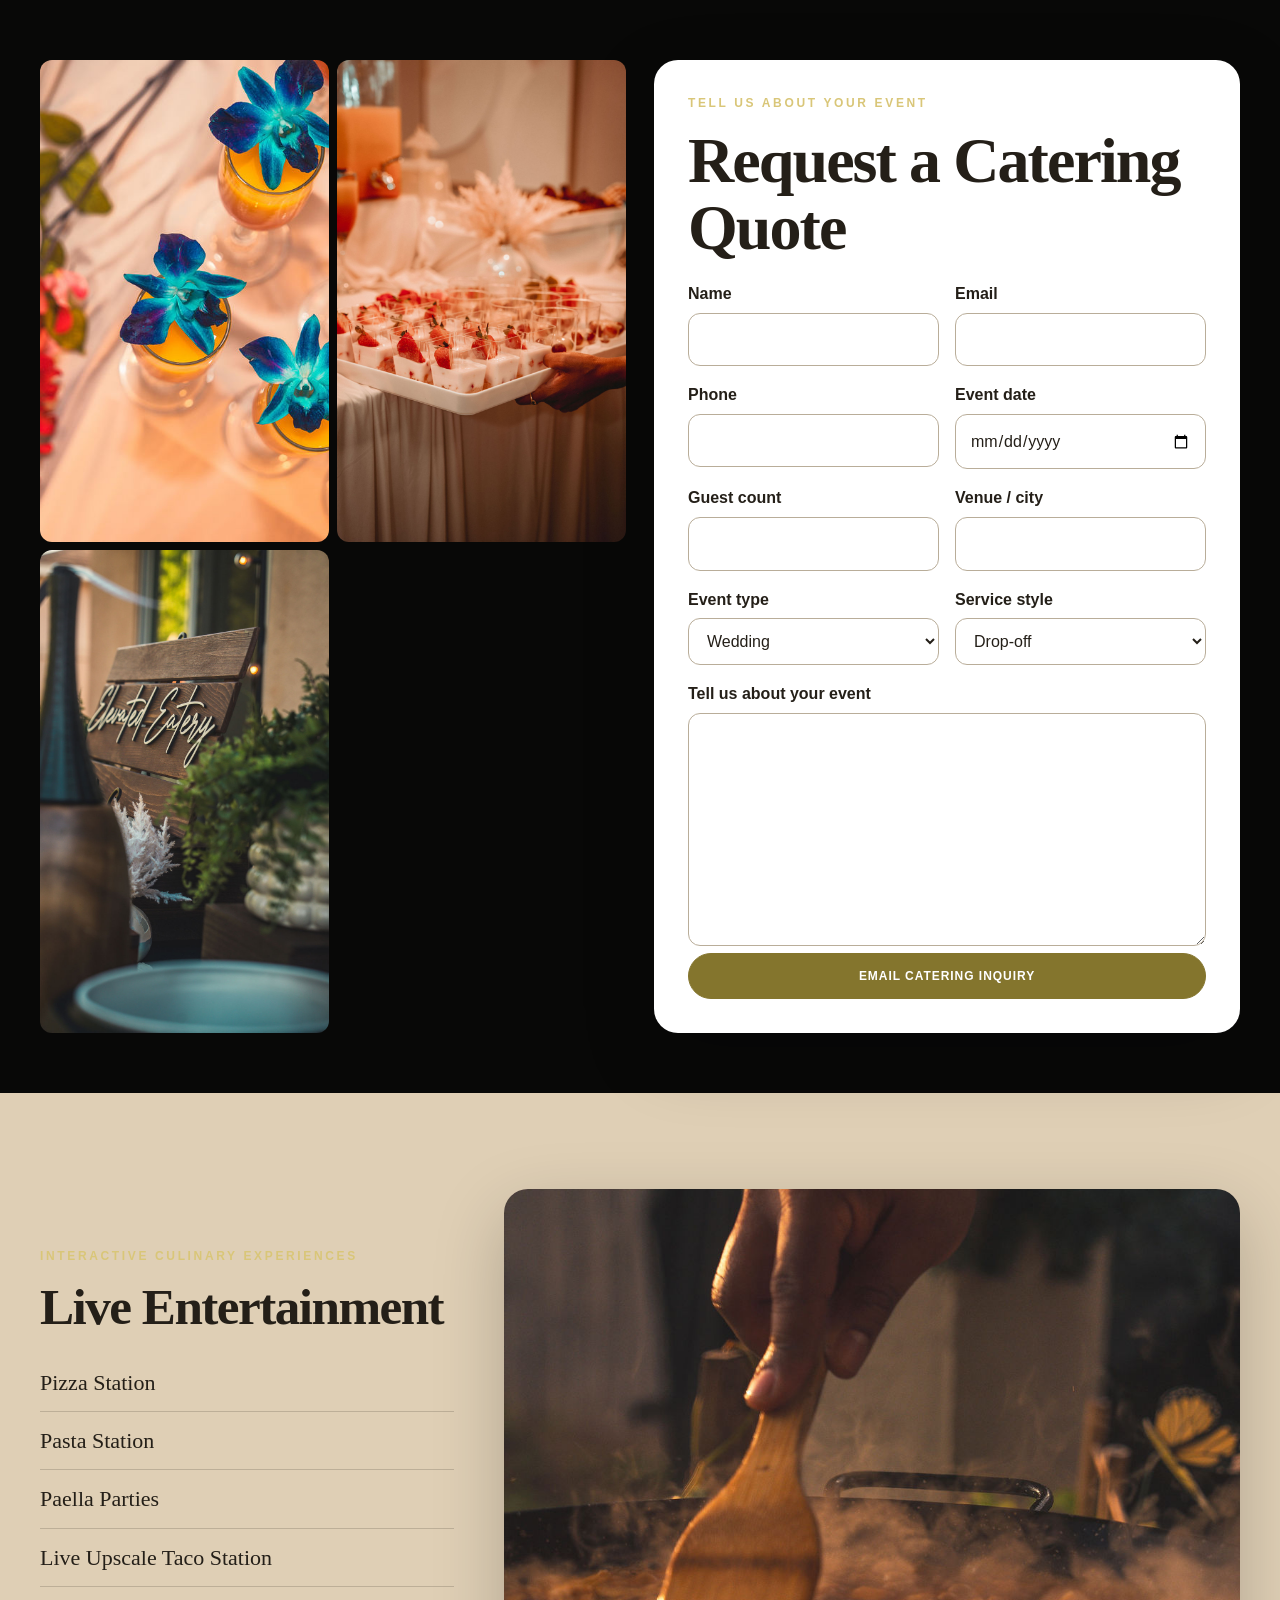
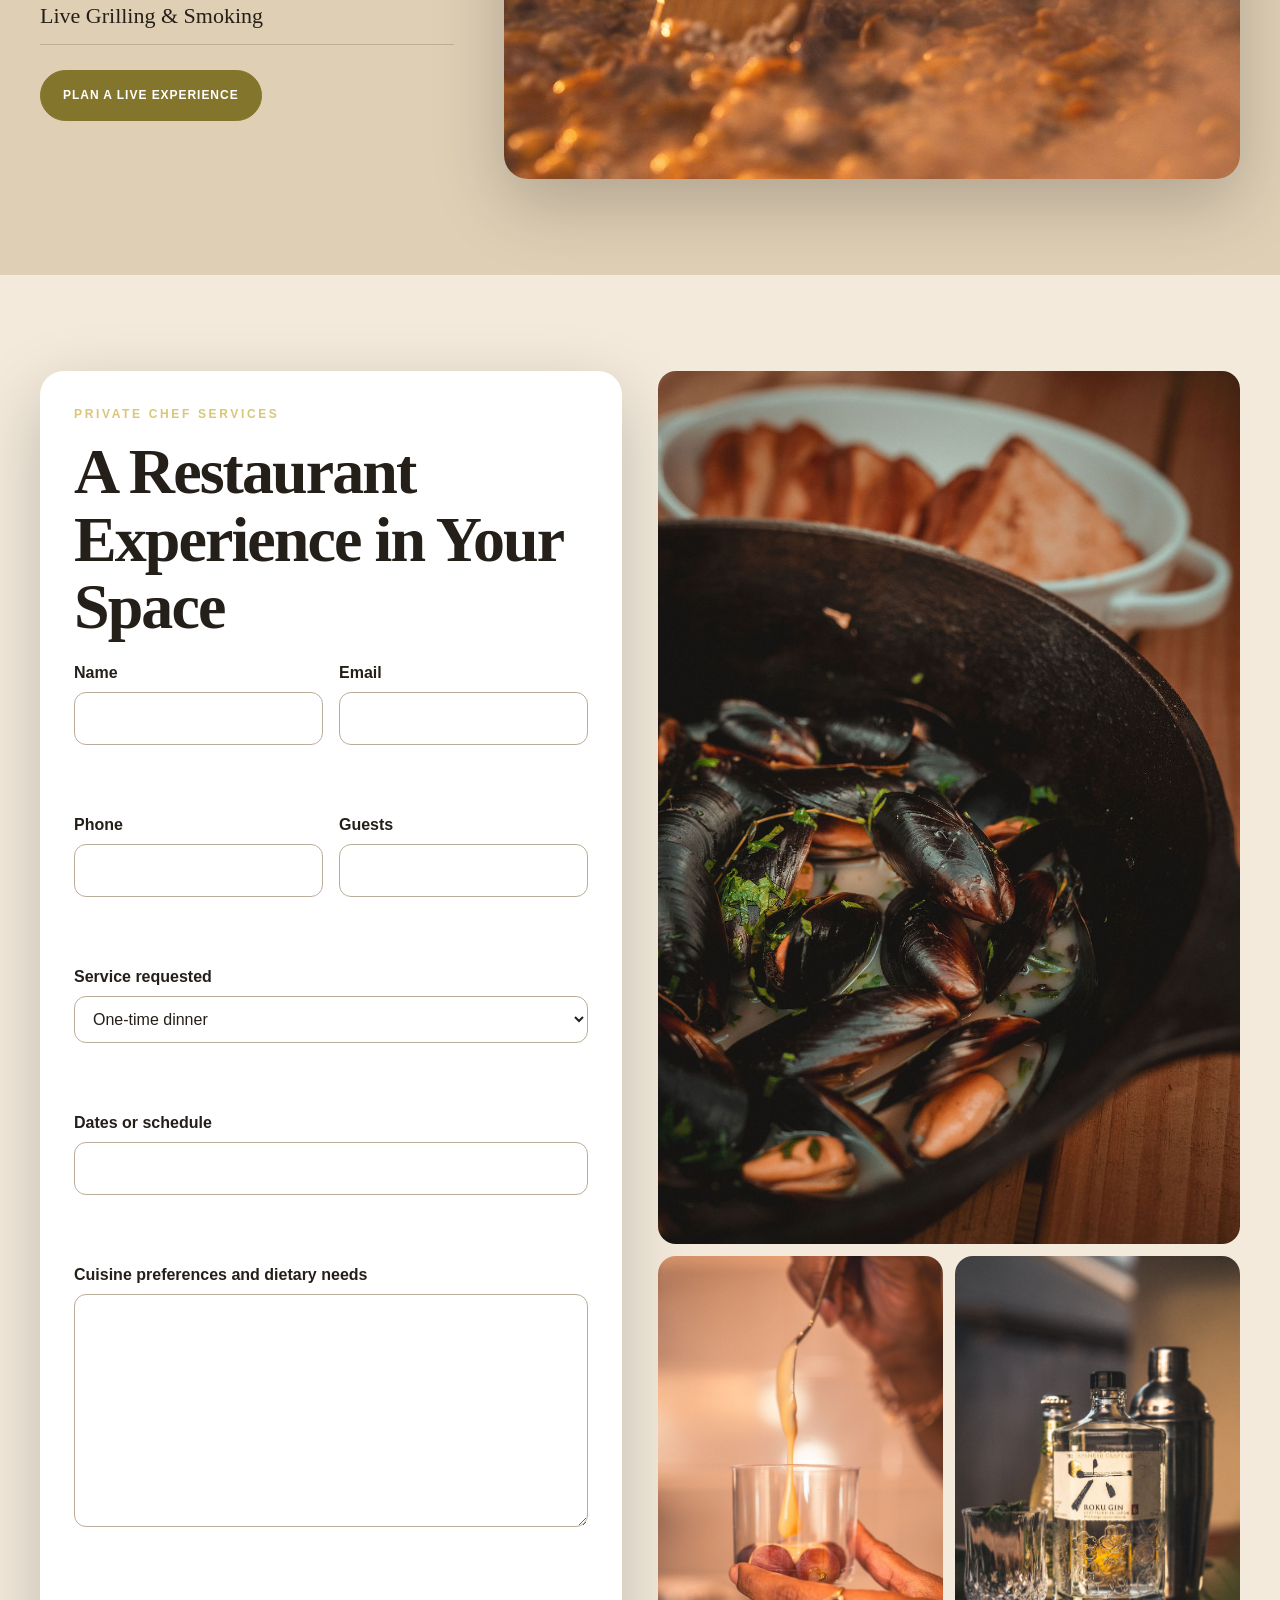
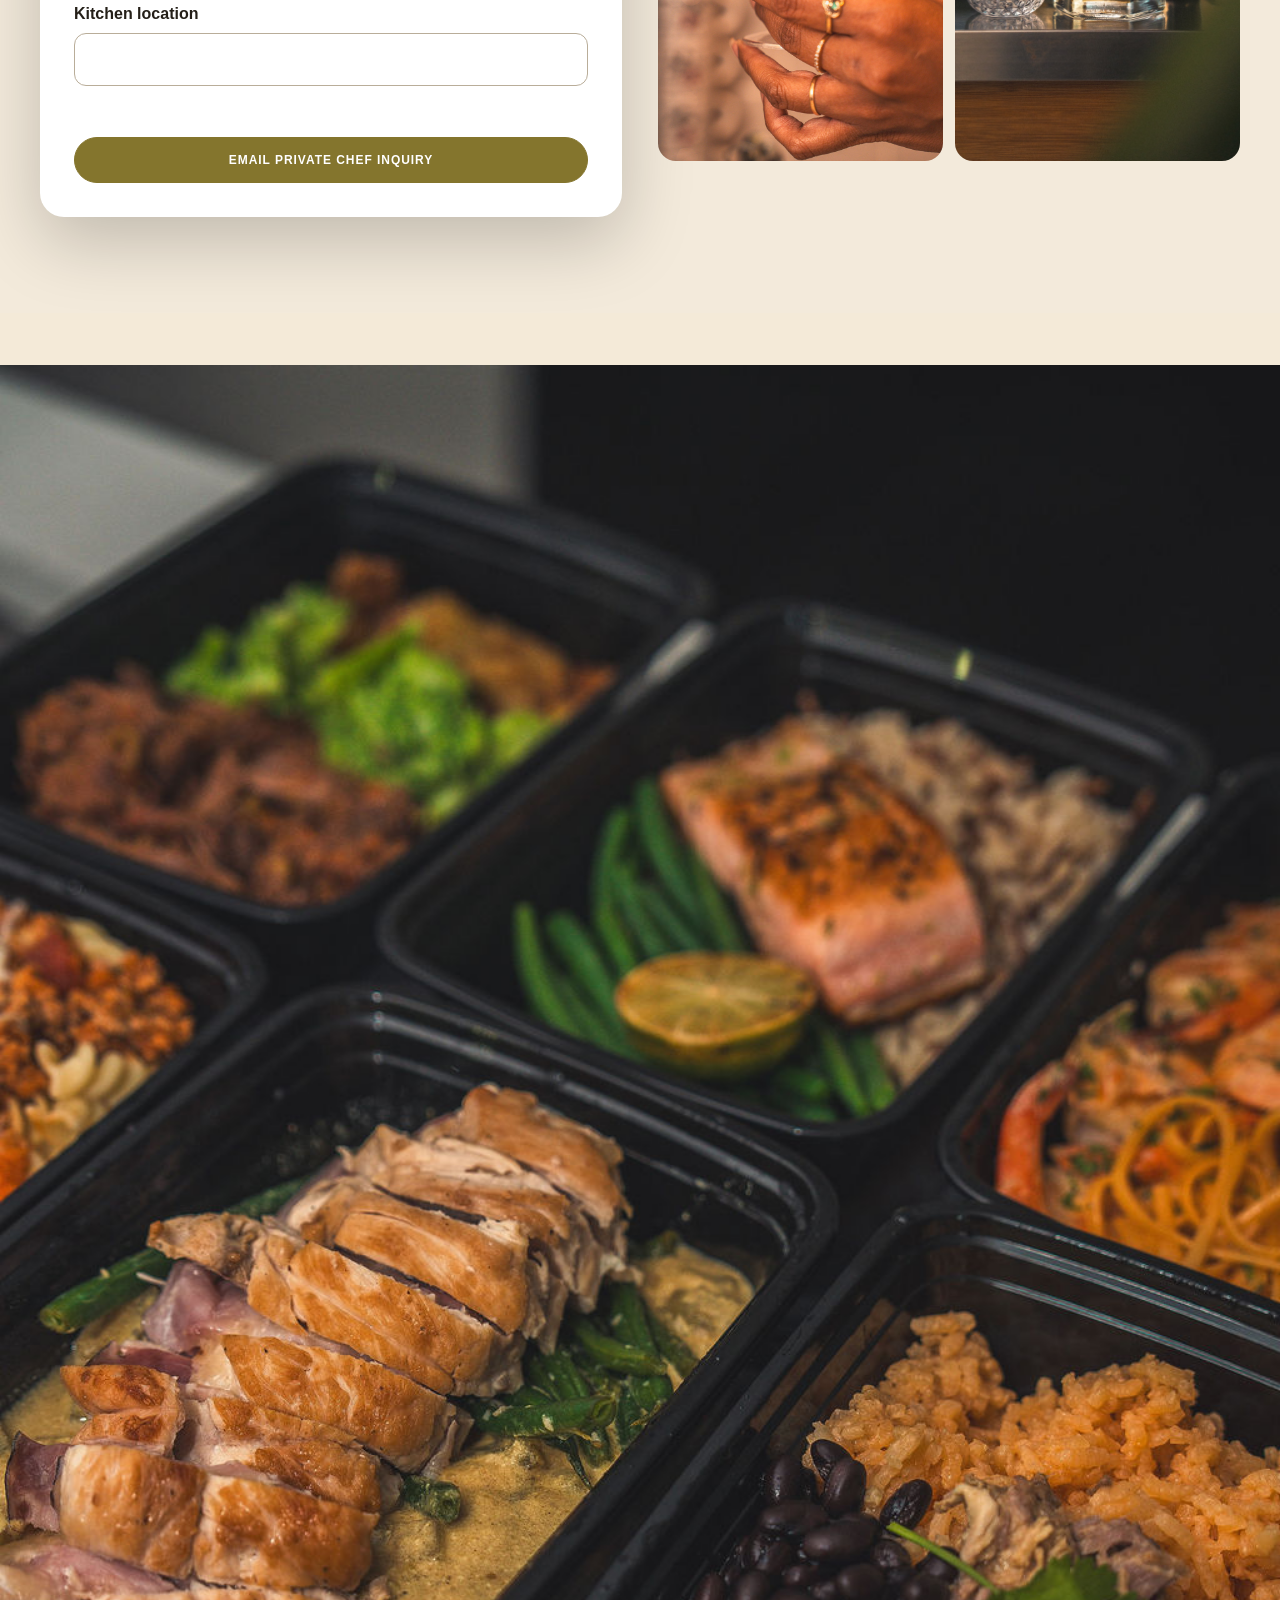
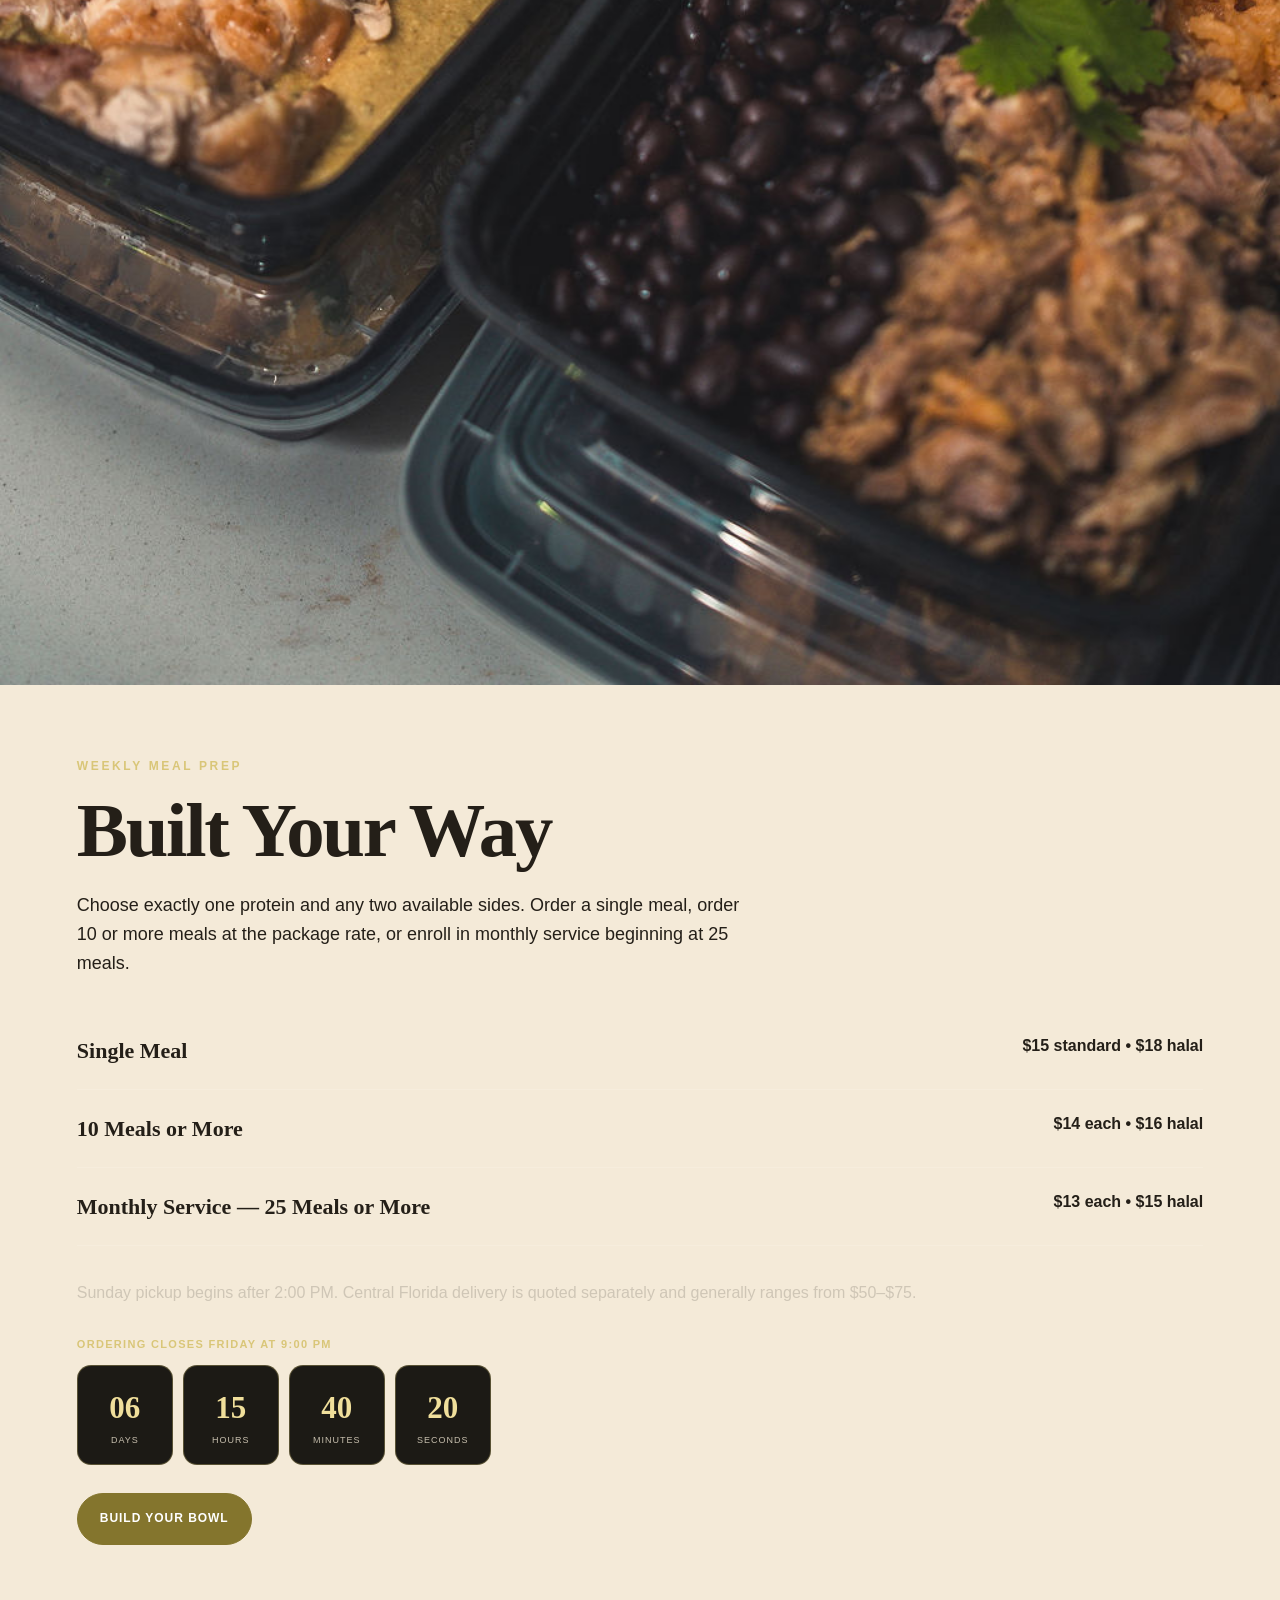
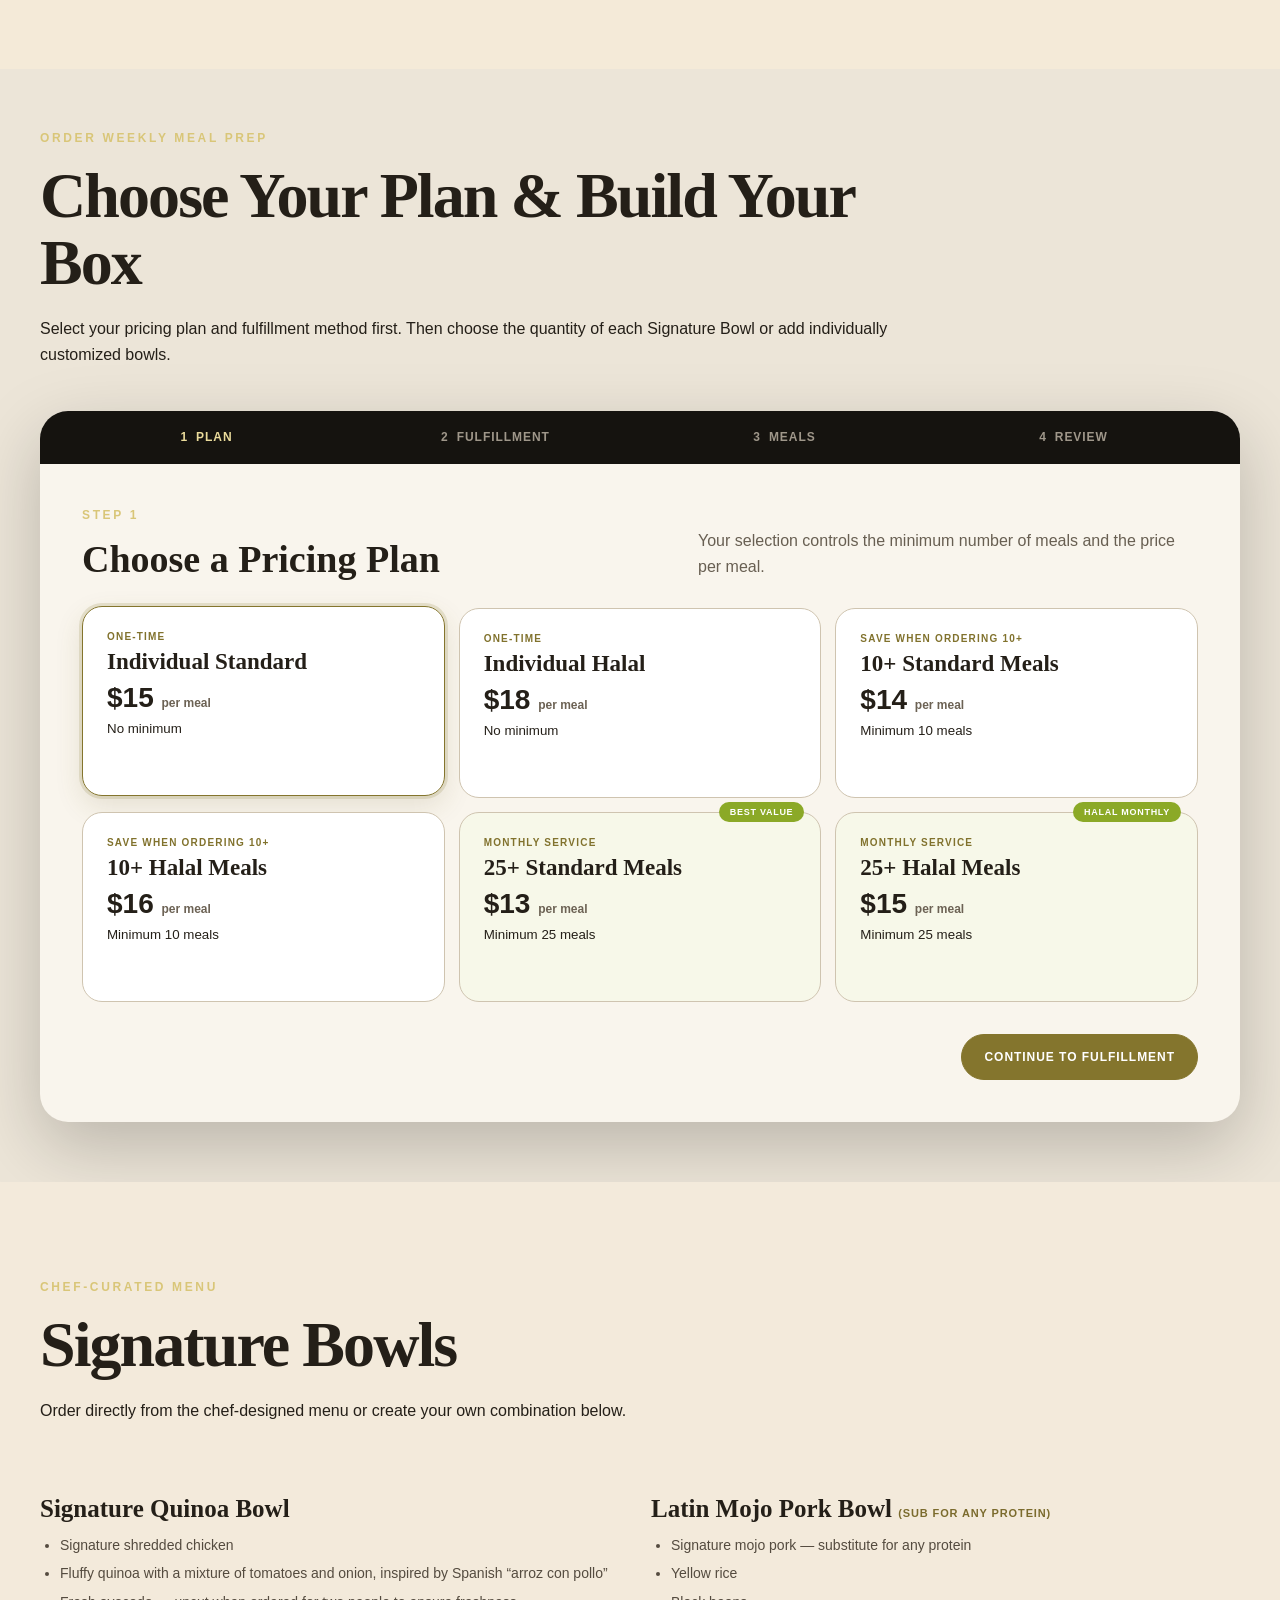
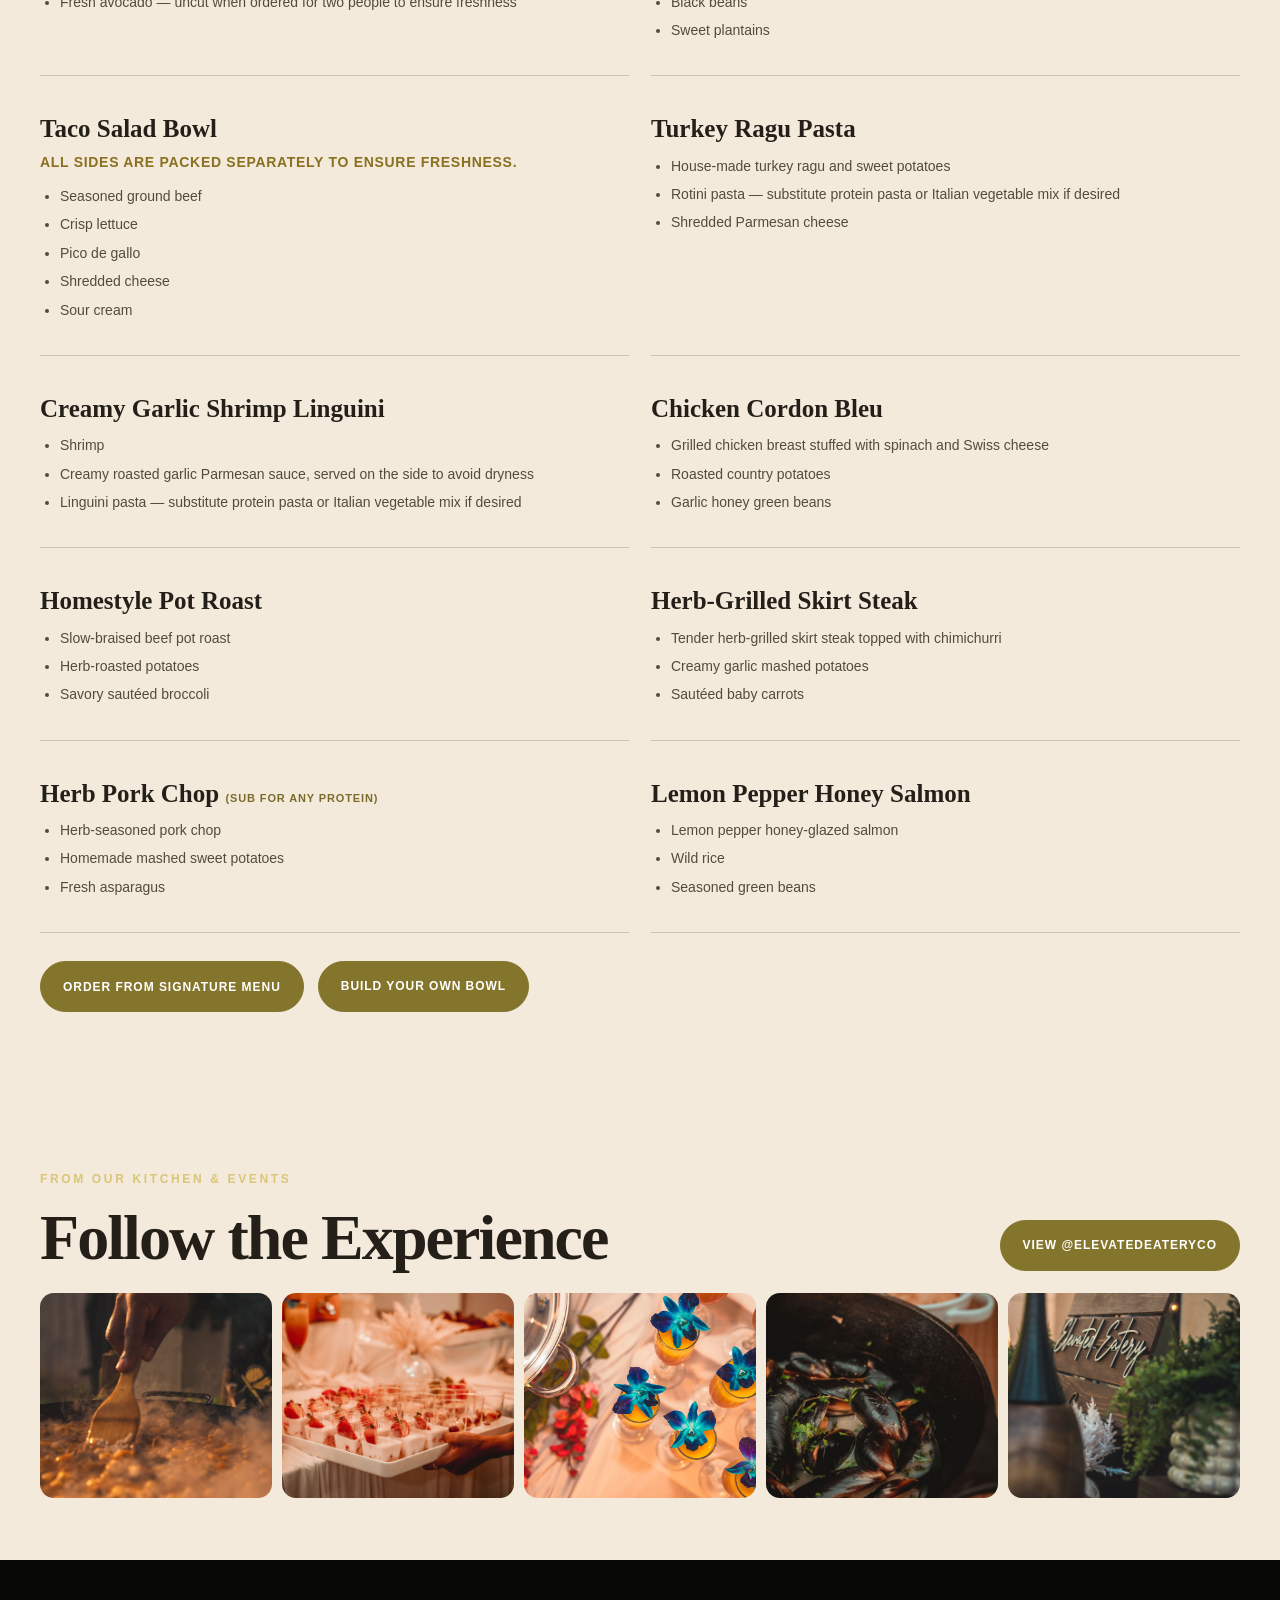
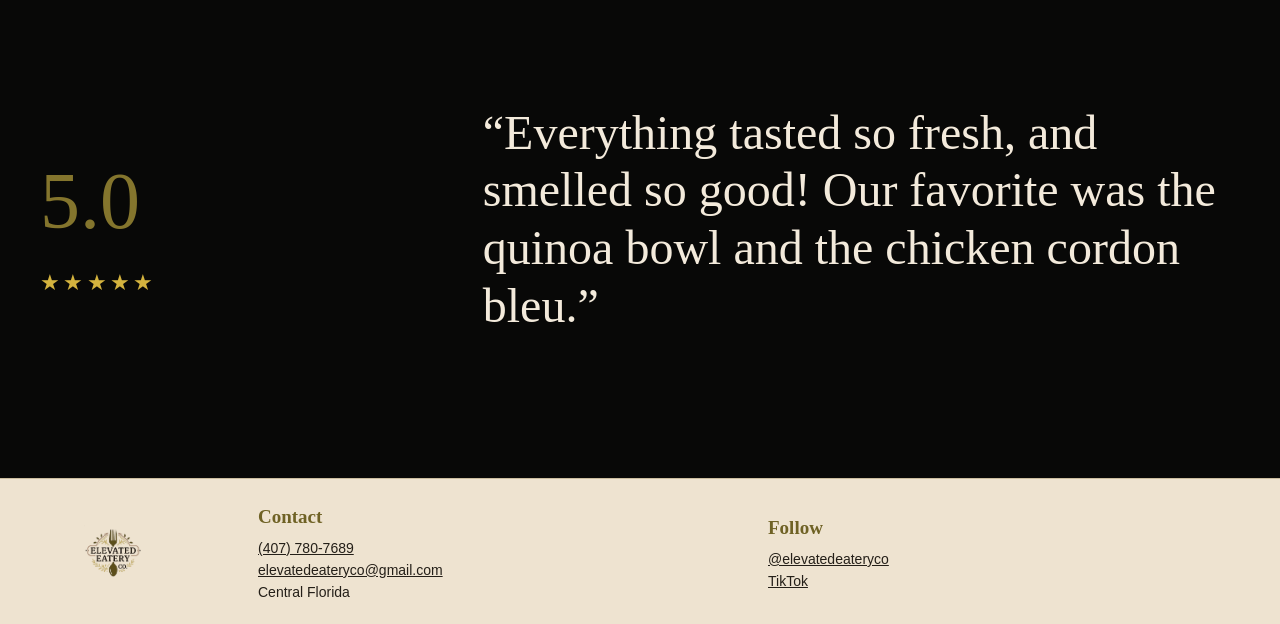
<file: index_editable.html>
<!doctype html><html lang="en"><head><meta charset="utf-8"><meta name="viewport" content="width=device-width,initial-scale=1"><title>Elevated Eatery Co.</title><link rel="stylesheet" href="styles.css"><script src="config.js"></script></head><body>
<div class="announcement-bar">MEAL-PREP ORDERS CLOSE FRIDAY AT 9:00 PM <span>•</span> SUNDAY PICKUP AFTER 2:00 PM</div>
<header class="site-header"><div class="container header-inner"><a href="#story"><img class="logo" src="assets/logo.png"></a><button class="menu-toggle">Menu</button><nav><a href="#story">Our Story</a><a href="#catering">Catering</a><a href="#live-entertainment">Live Entertainment</a><a href="#private-chef">Private Chef</a><a href="#order-meal-prep">Meal Prep</a><a class="nav-order" href="#catering-form-wrap">Request a Quote</a></nav></div></header>
<main>
<section class="story-hero" id="story"><div class="story-overlay"></div><div class="container story-hero-content"><div class="kicker">Our Story</div><h1>Food Worth Remembering.</h1><p class="lead">Elevated Eatery Co. is a family-owned culinary company led by professionally trained chefs with more than 16 years of experience across Latin, Mediterranean, American, Italian, and international cuisines.</p><p>From intimate private dinners to weddings, corporate events, festivals, and large celebrations, every experience is built around fresh ingredients, thoughtful presentation, and personal service.</p><div class="buttons"><a class="button" href="#catering-form-wrap">Request Catering</a><a class="button secondary" href="#order-meal-prep">Order Meal Prep</a></div></div></section>
<section class="section light" id="catering"><div class="container"><div class="section-heading"><div class="kicker">Our primary specialty</div><h2>Catering Designed Around Your Event</h2><p>Customized menus, polished presentation, attentive service, and experiences designed around your guests, venue, and vision.</p></div><div class="service-grid"><article class="service-card"><h3>Weddings</h3><p>Buffets, plated dinners, cocktail hours, late-night bites, and full-service wedding dining.</p></article><article class="service-card"><h3>Corporate Events</h3><p>Business lunches, conferences, grand openings, and company celebrations.</p></article><article class="service-card"><h3>Private Celebrations</h3><p>Birthdays, anniversaries, graduations, holidays, and milestone events.</p></article><article class="service-card"><h3>Large Events</h3><p>Festivals, universities, HOAs, and high-volume catered experiences.</p></article></div></div></section>
<section class="section" id="catering-form-wrap"><div class="container aligned-inquiry"><div class="inquiry-visual"><img class="hero-catering" src="assets/catering-drinks.jpeg"><img src="assets/catering-desserts.jpeg"><img src="assets/catering-sign.jpeg"></div><form class="contact-card" id="catering-form"><div class="kicker">Tell us about your event</div><h2>Request a Catering Quote</h2><div class="form-grid"><div><label class="form-label">Name</label><input name="Name" required></div><div><label class="form-label">Email</label><input type="email" name="Email" required></div><div><label class="form-label">Phone</label><input type="tel" name="Phone" required></div><div><label class="form-label">Event date</label><input type="date" name="Event date" required></div><div><label class="form-label">Guest count</label><input type="number" name="Guest count" required></div><div><label class="form-label">Venue / city</label><input name="Venue or city" required></div><div><label class="form-label">Event type</label><select name="Event type"><option>Wedding</option><option>Birthday</option><option>Corporate</option><option>Graduation</option><option>Holiday</option><option>Festival</option><option>Other</option></select></div><div><label class="form-label">Service style</label><select name="Service style"><option>Drop-off</option><option>Buffet</option><option>Plated</option><option>Cocktail / Canapés</option><option>Live Station</option><option>Bartending</option></select></div><div class="full"><label class="form-label">Tell us about your event</label><textarea name="Event details" rows="8"></textarea></div></div><button class="button">Email Catering Inquiry</button></form></div></section>
<section class="section cream" id="live-entertainment">
<div class="container live-single-layout">
  <div class="live-copy">
    <div class="kicker">Interactive culinary experiences</div>
    <h2>Live Entertainment</h2>
    <ul class="luxury-list compact-live-list">
      <li>Pizza Station</li>
      <li>Pasta Station</li>
      <li>Paella Parties</li>
      <li>Live Upscale Taco Station</li>
      <li>Live Grilling &amp; Smoking</li>
    </ul>
    <a class="button" href="#catering-form-wrap">Plan a Live Experience</a>
  </div>
  <div class="single-live-image">
    <img src="assets/catering-live-cook.jpeg" alt="Live paella cooking">
  </div>
</div>
</section>
<section class="section light" id="private-chef"><div class="container aligned-inquiry"><form class="contact-card" id="chef-form"><div class="kicker">Private chef services</div><h2>A Restaurant Experience in Your Space</h2><div class="form-grid"><div><label class="form-label">Name</label><input name="Name"></div><div><label class="form-label">Email</label><input type="email" name="Email"></div><div><label class="form-label">Phone</label><input name="Phone"></div><div><label class="form-label">Guests</label><input type="number" name="Guests"></div><div class="full"><label class="form-label">Service requested</label><select name="Service"><option>One-time dinner</option><option>Weekly family chef</option><option>Vacation chef</option><option>Meal planning</option></select></div><div class="full"><label class="form-label">Dates or schedule</label><input name="Dates"></div><div class="full"><label class="form-label">Cuisine preferences and dietary needs</label><textarea name="Preferences" rows="8"></textarea></div><div class="full"><label class="form-label">Kitchen location</label><input name="Kitchen location"></div></div><button class="button">Email Private Chef Inquiry</button></form><div class="inquiry-visual"><img class="hero-catering" src="assets/catering-mussels.jpeg"><img src="assets/private-chef-pour.jpeg" alt="Personalized private chef service"><img src="assets/catering-bar.jpeg"></div></div></section>
<section class="section simple-ordering-section" id="meal-prep">
<div class="container simple-ordering-grid">
  <div class="simple-ordering-image">
    <img src="assets/mealspread.jpeg" alt="Weekly meal prep assortment">
  </div>
  <div class="simple-ordering-content">
    <div class="kicker">Weekly meal prep</div>
    <h2>Built Your Way</h2>
    <p class="simple-intro">Choose exactly one protein and any two available sides. Order a single meal, order 10 or more meals at the package rate, or enroll in monthly service beginning at 25 meals.</p>

    <div class="simple-price-list">
      <div class="simple-price-row"><strong>Single Meal</strong><span>$15 standard • $18 halal</span></div>
      <div class="simple-price-row"><strong>10 Meals or More</strong><span>$14 each • $16 halal</span></div>
      <div class="simple-price-row"><strong>Monthly Service — 25 Meals or More</strong><span>$13 each • $15 halal</span></div>
    </div>

    <p class="simple-delivery">Sunday pickup begins after 2:00 PM. Central Florida delivery is quoted separately and generally ranges from $50–$75.</p>

    <div id="weekly-countdown" class="simple-countdown"></div>
    <a class="button" href="#order-meal-prep">Build Your Bowl</a>
  </div>
</div>
</section>

<section class="section ordering-shop-section" id="order-meal-prep">
  <div class="container">
    <div class="section-heading ordering-heading">
      <div class="kicker">Order weekly meal prep</div>
      <h2>Choose Your Plan &amp; Build Your Box</h2>
      <p>Select your pricing plan and fulfillment method first. Then choose the quantity of each Signature Bowl or add individually customized bowls.</p>
    </div>

    <div class="order-wizard">
      <div class="order-progress" aria-label="Ordering steps">
        <span class="active" data-step-dot="1">1 <em>Plan</em></span>
        <span data-step-dot="2">2 <em>Fulfillment</em></span>
        <span data-step-dot="3">3 <em>Meals</em></span>
        <span data-step-dot="4">4 <em>Review</em></span>
      </div>

      <div class="wizard-panel active" data-order-step="1">
        <div class="order-panel-title">
          <div>
            <div class="kicker">Step 1</div>
            <h3>Choose a Pricing Plan</h3>
          </div>
          <p>Your selection controls the minimum number of meals and the price per meal.</p>
        </div>

        <div class="package-grid">
          <button type="button" class="package-card selected" data-plan="single-standard" data-min="1" data-unit="15" data-prep="Standard">
            <span class="package-eyebrow">One-time</span>
            <strong>Individual Standard</strong>
            <span class="package-price">$15 <small>per meal</small></span>
            <span>No minimum</span>
          </button>
          <button type="button" class="package-card" data-plan="single-halal" data-min="1" data-unit="18" data-prep="Halal">
            <span class="package-eyebrow">One-time</span>
            <strong>Individual Halal</strong>
            <span class="package-price">$18 <small>per meal</small></span>
            <span>No minimum</span>
          </button>
          <button type="button" class="package-card" data-plan="ten-standard" data-min="10" data-unit="14" data-prep="Standard">
            <span class="package-eyebrow">Save when ordering 10+</span>
            <strong>10+ Standard Meals</strong>
            <span class="package-price">$14 <small>per meal</small></span>
            <span>Minimum 10 meals</span>
          </button>
          <button type="button" class="package-card" data-plan="ten-halal" data-min="10" data-unit="16" data-prep="Halal">
            <span class="package-eyebrow">Save when ordering 10+</span>
            <strong>10+ Halal Meals</strong>
            <span class="package-price">$16 <small>per meal</small></span>
            <span>Minimum 10 meals</span>
          </button>
          <button type="button" class="package-card featured" data-plan="monthly-standard" data-min="25" data-unit="13" data-prep="Standard" data-monthly="true">
            <span class="popular-badge">Best Value</span>
            <span class="package-eyebrow">Monthly service</span>
            <strong>25+ Standard Meals</strong>
            <span class="package-price">$13 <small>per meal</small></span>
            <span>Minimum 25 meals</span>
          </button>
          <button type="button" class="package-card featured" data-plan="monthly-halal" data-min="25" data-unit="15" data-prep="Halal" data-monthly="true">
            <span class="popular-badge">Halal Monthly</span>
            <span class="package-eyebrow">Monthly service</span>
            <strong>25+ Halal Meals</strong>
            <span class="package-price">$15 <small>per meal</small></span>
            <span>Minimum 25 meals</span>
          </button>
        </div>

        <div class="wizard-actions">
          <span></span>
          <button type="button" class="button order-next" data-next-step="2">Continue to Fulfillment</button>
        </div>
      </div>

      <div class="wizard-panel" data-order-step="2">
        <div class="order-panel-title">
          <div>
            <div class="kicker">Step 2</div>
            <h3>Pickup or Delivery?</h3>
          </div>
          <p>Pickup is available Sunday after 2:00 PM. Delivery is calculated from ZIP code 32712.</p>
        </div>

        <div class="fulfillment-toggle">
          <button type="button" class="fulfillment-card selected" data-fulfillment="pickup" data-fee="0">
            <span class="fulfillment-icon">⌂</span>
            <strong>Pickup</strong>
            <span>Sunday after 2:00 PM</span>
            <b>No fee</b>
          </button>
          <button type="button" class="fulfillment-card" data-fulfillment="delivery" data-fee="50">
            <span class="fulfillment-icon">▣</span>
            <strong>Delivery</strong>
            <span>Enter your ZIP code</span>
            <b>Starting at $50</b>
          </button>
        </div>

        <div class="delivery-zip-box" hidden>
          <label class="form-label" for="delivery-zip">Delivery ZIP code</label>
          <div class="zip-entry">
            <input id="delivery-zip" inputmode="numeric" maxlength="5" placeholder="Enter 5-digit ZIP">
            <button type="button" class="button" id="check-delivery-zone">Check Delivery Fee</button>
          </div>
          <p id="delivery-zone-result">Within 25 miles of 32712: $50. More than 25 miles: $75, subject to service-area confirmation.</p>
        </div>

        <div class="wizard-actions">
          <button type="button" class="button secondary order-back" data-back-step="1">Back</button>
          <button type="button" class="button order-next" data-next-step="3">Choose Meals</button>
        </div>
      </div>

      <div class="wizard-panel" data-order-step="3">
        <div class="order-panel-title">
          <div>
            <div class="kicker">Step 3</div>
            <h3>Select Your Bowls</h3>
          </div>
          <p>Use the + and − controls to choose how many of each bowl you want. Your total must meet the minimum for the selected plan.</p>
        </div>

        <div class="meal-selection-layout">
          <div class="meal-choice-grid" id="meal-choice-grid">
            <article class="meal-choice-card" data-meal="Signature Quinoa Bowl">
              <div><span class="meal-number">01</span><h4>Signature Quinoa Bowl</h4><p>Shredded chicken, tomato-onion quinoa and fresh avocado.</p></div>
              <div class="meal-qty"><button type="button" data-meal-minus>−</button><output>0</output><button type="button" data-meal-plus>+</button></div>
            </article>
            <article class="meal-choice-card" data-meal="Latin Mojo Pork Bowl">
              <div><span class="meal-number">02</span><h4>Latin Mojo Pork Bowl</h4><p>Mojo pork, yellow rice, black beans and sweet plantains.</p></div>
              <div class="meal-qty"><button type="button" data-meal-minus>−</button><output>0</output><button type="button" data-meal-plus>+</button></div>
            </article>
            <article class="meal-choice-card" data-meal="Taco Salad Bowl">
              <div><span class="meal-number">03</span><h4>Taco Salad Bowl</h4><p>Ground beef, crisp lettuce, pico, cheese and sour cream.</p></div>
              <div class="meal-qty"><button type="button" data-meal-minus>−</button><output>0</output><button type="button" data-meal-plus>+</button></div>
            </article>
            <article class="meal-choice-card" data-meal="Turkey Ragu Pasta">
              <div><span class="meal-number">04</span><h4>Turkey Ragu Pasta</h4><p>House turkey ragu, rotini and Parmesan.</p></div>
              <div class="meal-qty"><button type="button" data-meal-minus>−</button><output>0</output><button type="button" data-meal-plus>+</button></div>
            </article>
            <article class="meal-choice-card" data-meal="Creamy Garlic Shrimp Linguini">
              <div><span class="meal-number">05</span><h4>Creamy Garlic Shrimp Linguini</h4><p>Shrimp, linguini and roasted garlic Parmesan sauce.</p></div>
              <div class="meal-qty"><button type="button" data-meal-minus>−</button><output>0</output><button type="button" data-meal-plus>+</button></div>
            </article>
            <article class="meal-choice-card" data-meal="Chicken Cordon Bleu">
              <div><span class="meal-number">06</span><h4>Chicken Cordon Bleu</h4><p>Spinach and Swiss stuffed chicken with potatoes and green beans.</p></div>
              <div class="meal-qty"><button type="button" data-meal-minus>−</button><output>0</output><button type="button" data-meal-plus>+</button></div>
            </article>
            <article class="meal-choice-card" data-meal="Homestyle Pot Roast">
              <div><span class="meal-number">07</span><h4>Homestyle Pot Roast</h4><p>Slow-braised pot roast, herb potatoes and broccoli.</p></div>
              <div class="meal-qty"><button type="button" data-meal-minus>−</button><output>0</output><button type="button" data-meal-plus>+</button></div>
            </article>
            <article class="meal-choice-card" data-meal="Herb-Grilled Skirt Steak">
              <div><span class="meal-number">08</span><h4>Herb-Grilled Skirt Steak</h4><p>Chimichurri steak, garlic mash and baby carrots.</p></div>
              <div class="meal-qty"><button type="button" data-meal-minus>−</button><output>0</output><button type="button" data-meal-plus>+</button></div>
            </article>
            <article class="meal-choice-card" data-meal="Herb Pork Chop">
              <div><span class="meal-number">09</span><h4>Herb Pork Chop</h4><p>Herb pork chop, mashed sweet potatoes and asparagus.</p></div>
              <div class="meal-qty"><button type="button" data-meal-minus>−</button><output>0</output><button type="button" data-meal-plus>+</button></div>
            </article>
            <article class="meal-choice-card" data-meal="Lemon Pepper Honey Salmon">
              <div><span class="meal-number">10</span><h4>Lemon Pepper Honey Salmon</h4><p>Honey-glazed salmon, wild rice and green beans.</p></div>
              <div class="meal-qty"><button type="button" data-meal-minus>−</button><output>0</output><button type="button" data-meal-plus>+</button></div>
            </article>

            <article class="meal-choice-card custom-meal-card" data-meal="Make Your Own Bowl">
              <div><span class="meal-number">11</span><h4>Make Your Own Bowl</h4><p>Choose one protein and exactly two sides for each custom bowl.</p></div>
              <button type="button" class="button custom-bowl-open">Customize a Bowl</button>
            </article>
          </div>

          <aside class="live-cart-card">
            <div class="kicker">Your meal box</div>
            <h3><span id="cart-meal-count">0</span> Meals Selected</h3>
            <div class="minimum-meter">
              <div id="minimum-meter-fill"></div>
            </div>
            <p id="minimum-message">This plan has no minimum.</p>
            <div id="mini-cart-lines" class="mini-cart-lines"><p class="empty-cart">Your selected bowls will appear here.</p></div>
            <div class="cart-total-row"><span>Meals</span><strong id="meal-subtotal">$0.00</strong></div>
            <div class="cart-total-row"><span>Delivery</span><strong id="delivery-subtotal">$0.00</strong></div>
            <div class="cart-grand-total"><span>Estimated Total</span><strong id="order-grand-total">$0.00</strong></div>
          </aside>
        </div>

        <div class="wizard-actions">
          <button type="button" class="button secondary order-back" data-back-step="2">Back</button>
          <button type="button" class="button order-next" id="review-order-button" data-next-step="4">Review Order</button>
        </div>
      </div>

      <div class="wizard-panel" data-order-step="4">
        <div class="order-panel-title">
          <div>
            <div class="kicker">Step 4</div>
            <h3>Review &amp; Checkout</h3>
          </div>
          <p>Confirm your plan, fulfillment and meal quantities before continuing to Square’s secure checkout.</p>
        </div>

        <div class="checkout-review-grid">
          <div class="checkout-review-card" id="checkout-review-details"></div>
          <div class="checkout-customer-card">
            <h4>Customer information</h4>
            <div class="form-grid">
              <div><label class="form-label" for="order-name">Name</label><input id="order-name" autocomplete="name"></div>
              <div><label class="form-label" for="order-phone">Phone</label><input id="order-phone" type="tel" autocomplete="tel"></div>
              <div class="full"><label class="form-label" for="order-email">Email</label><input id="order-email" type="email" autocomplete="email"></div>
              <div class="full"><label class="form-label" for="order-notes">Order notes or allergies</label><textarea id="order-notes" rows="4"></textarea></div>
            </div>
            <div class="checkout-notice">The final payment page will be hosted securely by Square. Card information is never stored on this website.</div>
            <button type="button" class="button checkout-square-button" id="square-dynamic-checkout">Continue to Secure Square Checkout</button>
            <p class="checkout-setup-note" id="checkout-setup-note">Square API connection is the final technical step required to activate this button.</p>
          </div>
        </div>

        <div class="wizard-actions">
          <button type="button" class="button secondary order-back" data-back-step="3">Edit Meals</button>
          <span></span>
        </div>
      </div>
    </div>
  </div>
</section>

<div class="custom-bowl-modal" id="custom-bowl-modal" aria-hidden="true">
  <div class="custom-bowl-dialog" role="dialog" aria-modal="true" aria-labelledby="custom-bowl-title">
    <button type="button" class="custom-modal-close" aria-label="Close custom bowl">×</button>
    <div class="kicker">Make your own bowl</div>
    <h3 id="custom-bowl-title">Customize One Bowl</h3>
    <p>Each custom bowl must contain one protein and exactly two sides.</p>

    <fieldset class="custom-fieldset custom-preparation-fieldset">
      <legend>Choose preparation</legend>
      <div class="custom-options custom-preparation-options">
        <label><input type="radio" name="modal-preparation" value="Standard" checked> Regular</label>
        <label><input type="radio" name="modal-preparation" value="Halal"> Halal</label>
      </div>
      <p class="custom-preparation-note">The custom bowl price will follow the selected plan tier: Regular or Halal.</p>
    </fieldset>

    <fieldset class="custom-fieldset">
      <legend>Choose one protein</legend>
      <div class="custom-options" id="custom-protein-options">
        <label><input type="radio" name="modal-protein" value="Chicken Breast"> Chicken Breast</label>
        <label><input type="radio" name="modal-protein" value="Chicken Leg Quarters"> Chicken Leg Quarters</label>
        <label><input type="radio" name="modal-protein" value="Mojo Pork"> Mojo Pork</label>
        <label><input type="radio" name="modal-protein" value="Ground Beef"> Ground Beef</label>
        <label><input type="radio" name="modal-protein" value="Turkey Ragu"> Turkey Ragu</label>
        <label><input type="radio" name="modal-protein" value="Pot Roast"> Pot Roast</label>
        <label><input type="radio" name="modal-protein" value="Skirt Steak"> Skirt Steak</label>
        <label><input type="radio" name="modal-protein" value="Pork Chop"> Pork Chop</label>
        <label><input type="radio" name="modal-protein" value="Shrimp"> Shrimp</label>
        <label><input type="radio" name="modal-protein" value="Salmon"> Salmon</label>
      </div>
    </fieldset>

    <fieldset class="custom-fieldset">
      <legend>Choose exactly two sides</legend>
      <div class="custom-options" id="custom-side-options">
        <label><input type="checkbox" name="modal-side" value="Yellow Rice"> Yellow Rice</label>
        <label><input type="checkbox" name="modal-side" value="Wild Rice"> Wild Rice</label>
        <label><input type="checkbox" name="modal-side" value="Quinoa"> Quinoa</label>
        <label><input type="checkbox" name="modal-side" value="Pasta (Chef's Choice)"> Pasta (Chef's Choice)</label>
        <label><input type="checkbox" name="modal-side" value="Garlic Mashed Potatoes"> Garlic Mashed Potatoes</label>
        <label><input type="checkbox" name="modal-side" value="Roasted Potatoes"> Roasted Potatoes</label>
        <label><input type="checkbox" name="modal-side" value="Mashed Sweet Potatoes"> Mashed Sweet Potatoes</label>
        <label><input type="checkbox" name="modal-side" value="Black Beans"> Black Beans</label>
        <label><input type="checkbox" name="modal-side" value="Sweet Plantains"> Sweet Plantains</label>
        <label><input type="checkbox" name="modal-side" value="Green Beans"> Green Beans</label>
        <label><input type="checkbox" name="modal-side" value="Broccoli"> Broccoli</label>
        <label><input type="checkbox" name="modal-side" value="Baby Carrots"> Baby Carrots</label>
        <label><input type="checkbox" name="modal-side" value="Asparagus"> Asparagus</label>
        <label><input type="checkbox" name="modal-side" value="Seasonal Vegetables"> Seasonal Vegetables</label>
        <label><input type="checkbox" name="modal-side" value="Arugula"> Arugula</label>
      </div>
    </fieldset>

    <label class="form-label" for="custom-bowl-note">Instructions for this bowl</label>
    <textarea id="custom-bowl-note" rows="3" placeholder="No sauce, allergy note, sauce on the side, etc."></textarea>

    <div class="custom-modal-actions">
      <button type="button" class="button secondary custom-modal-cancel">Cancel</button>
      <button type="button" class="button" id="add-custom-bowl">Add This Custom Bowl</button>
    </div>
  </div>
</div>

<section class="section light" id="signature-bowls">
<div class="container">
  <div class="section-heading">
    <div class="kicker">Chef-curated menu</div>
    <h2>Signature Bowls</h2>
    <p>Order directly from the chef-designed menu or create your own combination below.</p>
  </div>

  <div class="signature-menu detailed-signature-menu">
    <div class="signature-item">
      <h3>Signature Quinoa Bowl</h3>
      <ul>
        <li>Signature shredded chicken</li>
        <li>Fluffy quinoa with a mixture of tomatoes and onion, inspired by Spanish “arroz con pollo”</li>
        <li>Fresh avocado — uncut when ordered for two people to ensure freshness</li>
      </ul>
    </div>

    <div class="signature-item">
      <h3>Latin Mojo Pork Bowl <small>(Sub for Any Protein)</small></h3>
      <ul>
        <li>Signature mojo pork — substitute for any protein</li>
        <li>Yellow rice</li>
        <li>Black beans</li>
        <li>Sweet plantains</li>
      </ul>
    </div>

    <div class="signature-item">
      <h3>Taco Salad Bowl</h3>
      <p class="menu-note">All sides are packed separately to ensure freshness.</p>
      <ul>
        <li>Seasoned ground beef</li>
        <li>Crisp lettuce</li>
        <li>Pico de gallo</li>
        <li>Shredded cheese</li>
        <li>Sour cream</li>
      </ul>
    </div>

    <div class="signature-item">
      <h3>Turkey Ragu Pasta</h3>
      <ul>
        <li>House-made turkey ragu and sweet potatoes</li>
        <li>Rotini pasta — substitute protein pasta or Italian vegetable mix if desired</li>
        <li>Shredded Parmesan cheese</li>
      </ul>
    </div>

    <div class="signature-item">
      <h3>Creamy Garlic Shrimp Linguini</h3>
      <ul>
        <li>Shrimp</li>
        <li>Creamy roasted garlic Parmesan sauce, served on the side to avoid dryness</li>
        <li>Linguini pasta — substitute protein pasta or Italian vegetable mix if desired</li>
      </ul>
    </div>

    <div class="signature-item">
      <h3>Chicken Cordon Bleu</h3>
      <ul>
        <li>Grilled chicken breast stuffed with spinach and Swiss cheese</li>
        <li>Roasted country potatoes</li>
        <li>Garlic honey green beans</li>
      </ul>
    </div>

    <div class="signature-item">
      <h3>Homestyle Pot Roast</h3>
      <ul>
        <li>Slow-braised beef pot roast</li>
        <li>Herb-roasted potatoes</li>
        <li>Savory sautéed broccoli</li>
      </ul>
    </div>

    <div class="signature-item">
      <h3>Herb-Grilled Skirt Steak</h3>
      <ul>
        <li>Tender herb-grilled skirt steak topped with chimichurri</li>
        <li>Creamy garlic mashed potatoes</li>
        <li>Sautéed baby carrots</li>
      </ul>
    </div>

    <div class="signature-item">
      <h3>Herb Pork Chop <small>(Sub for Any Protein)</small></h3>
      <ul>
        <li>Herb-seasoned pork chop</li>
        <li>Homemade mashed sweet potatoes</li>
        <li>Fresh asparagus</li>
      </ul>
    </div>

    <div class="signature-item">
      <h3>Lemon Pepper Honey Salmon</h3>
      <ul>
        <li>Lemon pepper honey-glazed salmon</li>
        <li>Wild rice</li>
        <li>Seasoned green beans</li>
      </ul>
    </div>
  </div>

  <div class="choice-actions">
    <button class="button signature-order-btn" type="button">Order From Signature Menu</button>
    <a class="button" href="#order-meal-prep">Build Your Own Bowl</a>
  </div>
</div>
</section>

<section class="section light compact-social-section">
<div class="container">
  <div class="compact-social-header">
    <div>
      <div class="kicker">From our kitchen &amp; events</div>
      <h2>Follow the Experience</h2>
    </div>
    <a class="button compact-follow-button" data-instagram target="_blank">View @elevatedeateryco</a>
  </div>
  <div class="instagram-five">
    <a data-instagram target="_blank"><img src="assets/catering-live-cook.jpeg" alt="Live cooking event"></a>
    <a data-instagram target="_blank"><img src="assets/catering-desserts.jpeg" alt="Dessert service"></a>
    <a data-instagram target="_blank"><img src="assets/catering-drinks.jpeg" alt="Cocktail presentation"></a>
    <a data-instagram target="_blank"><img src="assets/catering-mussels.jpeg" alt="Private dining"></a>
    <a data-instagram target="_blank"><img src="assets/catering-sign.jpeg" alt="Event styling"></a>
  </div>
</div>
</section>
<section class="section"><div class="container review-live"><div><div class="rating-big">5.0</div><div class="stars">★★★★★</div></div><div><p class="quote">“Everything tasted so fresh, and smelled so good! Our favorite was the quinoa bowl and the chicken cordon bleu.”</p></div></div></section></main>
<footer class="light-footer">
<div class="container compact-footer">
  <img class="footer-logo" src="assets/logo.png" alt="Elevated Eatery Co.">
  <div class="footer-contact">
    <strong>Contact</strong>
    <span><a data-phone></a></span>
    <span><a data-email></a></span>
    <span>Central Florida</span>
  </div>
  <div class="footer-follow">
    <strong>Follow</strong>
    <span><a data-instagram target="_blank">@elevatedeateryco</a></span>
    <span><a data-tiktok target="_blank">TikTok</a></span>
  </div>
</div>
</footer>
<div class="modal" id="square-modal"><div class="modal-card"><button class="close" data-close-modal>×</button><h3>Square checkout connection needed</h3><p>Add your Square Payment Links in config.js to activate checkout.</p><button class="button" data-close-modal>Close</button></div></div><script src="script.js"></script></body></html>
</file>
<file: styles.css>
:root{--black:#080807;--soft:#12110e;--cream:#f3eadb;--cream2:#dfcfb5;--olive:#84752d;--ink:#241f18;--max:1200px;--shadow:0 24px 70px rgba(0,0,0,.21)}
*{box-sizing:border-box}html{scroll-behavior:smooth}body{margin:0;background:var(--black);color:var(--cream);font-family:Arial,sans-serif;line-height:1.6}img{display:block;max-width:100%}a{color:inherit}.container{width:min(var(--max),calc(100% - 40px));margin:auto}
.site-header{position:sticky;top:0;z-index:50;background:#080807ed;backdrop-filter:blur(14px);border-bottom:1px solid #ffffff14}.header-inner{min-height:88px;display:flex;align-items:center;justify-content:space-between;gap:25px}.logo{width:142px;height:76px;object-fit:contain}nav{display:flex;gap:22px;align-items:center}nav a{text-decoration:none;text-transform:uppercase;letter-spacing:.09em;font-size:11px;font-weight:900}.nav-order{background:var(--olive);padding:12px 17px;border-radius:999px}.menu-toggle{display:none;background:none;border:1px solid #ffffff47;color:#fff;padding:9px 12px;border-radius:10px}
.kicker{text-transform:uppercase;letter-spacing:.22em;font-size:12px;font-weight:900;color:#d9c678;margin-bottom:14px}h1,h2,h3{font-family:Georgia,serif;line-height:1.05;margin:0 0 20px}h1{font-size:clamp(58px,8vw,104px);letter-spacing:-.045em}h2{font-size:clamp(40px,5vw,64px);letter-spacing:-.03em}h3{font-size:28px}.lead{font-size:20px}.section{padding:96px 0}.light{background:var(--cream);color:var(--ink)}.cream{background:var(--cream2);color:var(--ink)}.section-heading{max-width:850px;margin-bottom:44px}
.button{display:inline-flex;align-items:center;justify-content:center;border:1px solid var(--olive);background:var(--olive);color:#fff;text-decoration:none;padding:15px 22px;border-radius:999px;text-transform:uppercase;letter-spacing:.08em;font-size:12px;font-weight:900;cursor:pointer}.button.secondary{background:#0005;border-color:var(--cream)}.button.light{background:var(--cream);color:var(--ink);border-color:var(--cream)}.buttons,.choice-actions{display:flex;gap:14px;flex-wrap:wrap;margin-top:28px}
.story-hero{position:relative;min-height:88vh;display:grid;align-items:center;background:url('assets/catering-live-cook.jpeg') center 55%/cover}.story-overlay{position:absolute;inset:0;background:linear-gradient(90deg,#000f,#000b 48%,#0003),linear-gradient(0deg,#0007,transparent 50%)}.story-hero-content{position:relative;z-index:2;max-width:790px;padding:120px 0}.story-hero-content p{max-width:720px}
.service-grid{display:grid;grid-template-columns:repeat(4,1fr);gap:18px}.service-card{background:#fff;padding:30px;border-radius:22px;box-shadow:0 14px 40px #32281414;border:1px solid #84752d2e}.service-card p{font-size:15px;margin:0}
.aligned-inquiry{display:grid;grid-template-columns:1fr 1fr;gap:36px;align-items:stretch}.inquiry-visual{display:grid;grid-template-columns:1fr 1fr;grid-template-rows:1.4fr .9fr;gap:12px;height:100%}.inquiry-visual img{width:100%;height:100%;object-fit:cover;border-radius:18px}.inquiry-visual .hero-catering{grid-column:1/3}.contact-card{background:#fff;color:var(--ink);padding:34px;border-radius:24px;box-shadow:var(--shadow);height:100%;display:flex;flex-direction:column}.contact-card .form-grid{flex:1}.form-grid{display:grid;grid-template-columns:1fr 1fr;gap:16px}.full{grid-column:1/-1}.form-label{display:block;font-weight:900;margin-bottom:6px}textarea,input,select{width:100%;border:1px solid #b9ad99;border-radius:12px;padding:13px 14px;font:inherit;background:#fff;color:var(--ink)}
.split{display:grid;grid-template-columns:1fr 1fr;gap:60px;align-items:center}.luxury-list{list-style:none;padding:0;margin:28px 0}.luxury-list li{font-family:Georgia,serif;font-size:28px;padding:16px 0;border-bottom:1px solid #241f182e}.live-collage{display:grid;grid-template-columns:1fr 1fr;grid-template-rows:360px 260px;gap:12px}.live-collage img{width:100%;height:100%;object-fit:cover;border-radius:18px}.live-main{grid-column:1/3}
.ordering-top{display:grid;grid-template-columns:1.5fr .7fr;gap:26px}.ordering-steps{display:grid;grid-template-columns:repeat(3,1fr);gap:15px}.rule{background:#fff;color:var(--ink);padding:27px;border-radius:18px;border-top:4px solid var(--olive)}.rule span{display:block;color:var(--olive);font-weight:900;font-size:12px;letter-spacing:.13em}.rule p{font-size:14px;margin:0}.countdown-panel{background:var(--soft);padding:28px;border-radius:22px}.countdown-label{text-transform:uppercase;letter-spacing:.12em;font-size:10px;font-weight:900;margin-bottom:12px;color:#d9c678}.clock-countdown{display:grid;grid-template-columns:repeat(2,1fr);gap:10px}.clock-countdown div{background:#1c1a15;border:1px solid #d9c67852;border-radius:14px;padding:14px 8px;text-align:center}.clock-countdown strong{display:block;font-family:Georgia,serif;font-size:30px;color:#f0df9b}.clock-countdown span{display:block;font-size:9px;text-transform:uppercase;letter-spacing:.11em;color:#c7bfae}
.meal-photo-band{display:grid;grid-template-columns:1.4fr 1fr 1fr;gap:12px;margin:30px 0}.meal-photo-band img{width:100%;height:330px;object-fit:cover;border-radius:18px}.price-row{display:flex;justify-content:space-between;gap:25px;padding:16px 0;border-bottom:1px solid #ffffff2e}.price-row strong{font-family:Georgia,serif;font-size:19px}
.signature-menu{display:grid;grid-template-columns:1fr 1fr;gap:0 40px;border-top:1px solid #241f1833}.signature-item{padding:25px 0;border-bottom:1px solid #241f182e}.signature-item h3{font-size:25px;margin-bottom:8px}.signature-item p{font-size:14px;margin:0;color:#655b4c}
.builder-intro{display:grid;grid-template-columns:1fr .75fr;gap:40px;align-items:end;margin-bottom:35px}.builder-wrap{display:grid;grid-template-columns:1.35fr .75fr;gap:28px}.builder{background:#fff;color:var(--ink);padding:34px;border-radius:28px;box-shadow:var(--shadow)}.fieldset{border:0;padding:0;margin:0 0 30px}.legend{font-family:Georgia,serif;font-weight:bold;font-size:28px;margin-bottom:14px}.option-grid{display:grid;grid-template-columns:repeat(3,1fr);gap:10px}.option{position:relative}.option input{position:absolute;opacity:0}.option label{display:block;background:#fbf7ef;border:1px solid #cbbfa9;border-radius:12px;padding:14px;cursor:pointer;font-size:14px;font-weight:800}.option input:checked+label{background:var(--olive);border-color:var(--olive);color:#fff}.summary{position:sticky;top:112px;background:var(--soft);padding:30px;border-radius:28px}.summary h3{color:#d9c678}.summary-line{display:flex;justify-content:space-between;gap:16px;padding:11px 0;border-bottom:1px solid #ffffff1f}.summary-line strong{text-align:right}.total{font-family:Georgia,serif;font-size:34px;padding-top:18px}.notice-box{margin:16px 0;background:#fff1c7;color:#493a11;padding:15px 17px;border-radius:12px;font-size:14px}
.instagram-mosaic{display:grid;grid-template-columns:repeat(3,1fr);gap:10px}.instagram-mosaic a{overflow:hidden;border-radius:15px}.instagram-mosaic img{width:100%;height:330px;object-fit:cover}.review-live{display:grid;grid-template-columns:.7fr 1.3fr;gap:35px;align-items:center}.rating-big{font-family:Georgia,serif;font-size:80px;color:var(--olive)}.stars{color:#d4b33e;font-size:22px;letter-spacing:.15em}.quote{font-family:Georgia,serif;font-size:clamp(30px,4vw,48px);line-height:1.2}
footer{padding:58px 0;background:#040403}.footer-grid{display:grid;grid-template-columns:1fr 1fr 1fr;gap:30px}.footer-logo{width:150px}.small{font-size:13px;color:#c8bead}.modal{position:fixed;inset:0;background:#000c;z-index:100;display:none;align-items:center;justify-content:center;padding:20px}.modal.open{display:flex}.modal-card{position:relative;max-width:620px;background:var(--cream);color:var(--ink);padding:32px;border-radius:24px}.close{position:absolute;right:18px;top:13px;background:none;border:0;font-size:26px}
@media(max-width:960px){nav{display:none;position:absolute;left:0;right:0;top:88px;background:var(--black);padding:25px;flex-direction:column;align-items:flex-start}nav.open{display:flex}.menu-toggle{display:block}.service-grid,.ordering-steps{grid-template-columns:1fr 1fr}.aligned-inquiry,.split,.ordering-top,.builder-intro,.builder-wrap,.review-live{grid-template-columns:1fr}.summary{position:static}.inquiry-visual{min-height:650px}.option-grid{grid-template-columns:1fr 1fr}}
@media(max-width:620px){.container{width:calc(100% - 28px)}.section{padding:72px 0}.service-grid,.ordering-steps,.signature-menu,.option-grid,.form-grid,.instagram-mosaic{grid-template-columns:1fr}.full{grid-column:auto}.inquiry-visual{grid-template-columns:1fr;grid-template-rows:300px 240px 240px;min-height:auto}.inquiry-visual .hero-catering,.live-main{grid-column:auto}.live-collage{grid-template-columns:1fr;grid-template-rows:320px 230px 230px}.meal-photo-band{grid-template-columns:1fr}.meal-photo-band img{height:280px}}


/* Final refinements */
.announcement-bar{
  position:relative;z-index:60;background:#11100d;color:#e5d28a;
  text-align:center;padding:7px 14px;font-size:10px;font-weight:900;
  letter-spacing:.13em;text-transform:uppercase;border-bottom:1px solid #84752d66
}
.announcement-bar span{padding:0 8px;color:#fff}

.live-single-layout{display:grid;grid-template-columns:.72fr 1.28fr;gap:50px;align-items:center}
.live-copy h2{font-size:clamp(38px,4vw,56px)}
.compact-live-list{margin:18px 0 25px}
.compact-live-list li{font-size:22px;padding:11px 0}
.single-live-image img{width:100%;height:590px;object-fit:cover;border-radius:24px;box-shadow:var(--shadow)}

.simple-ordering-section{padding:0;background:#080807}
.simple-ordering-grid{width:100%;max-width:none;display:grid;grid-template-columns:1fr 1fr;min-height:760px}
.simple-ordering-image{overflow:hidden}
.simple-ordering-image img{width:100%;height:100%;object-fit:cover}
.simple-ordering-content{padding:72px clamp(30px,6vw,90px);align-self:center}
.simple-ordering-content h2{font-size:clamp(54px,6vw,84px)}
.simple-intro{font-size:18px;max-width:680px}
.simple-price-list{margin:34px 0}
.simple-price-row{display:flex;justify-content:space-between;gap:24px;padding:21px 0;border-bottom:1px solid #ffffff22}
.simple-price-row strong{font-family:Georgia,serif;font-size:22px}
.simple-price-row span{font-weight:700}
.simple-delivery{color:#cfc6b6;margin:30px 0}
.simple-countdown{margin:28px 0}
.simple-countdown .countdown-label{font-size:11px}
.simple-countdown .clock-countdown{display:flex;gap:10px;flex-wrap:wrap}
.simple-countdown .clock-countdown div{min-width:96px;padding:17px 10px}
.simple-countdown .clock-countdown strong{font-size:31px}

.detailed-signature-menu .signature-item{padding:28px 0}
.detailed-signature-menu .signature-item h3 small{font-family:Arial,sans-serif;font-size:11px;text-transform:uppercase;letter-spacing:.08em;color:#7b6b2d}
.detailed-signature-menu ul{margin:12px 0 0;padding-left:20px}
.detailed-signature-menu li{margin:6px 0;font-size:14px;color:#544b3f}
.menu-note{font-size:12px;font-weight:800;color:#8a7021!important;text-transform:uppercase;letter-spacing:.05em}

.quantity-panel{margin-top:20px;padding:20px;background:#f7f1e6;border:1px solid #d6cbb7;border-radius:16px}
.quantity-control{display:flex;align-items:center;gap:10px;max-width:260px}
.quantity-control button{width:46px;height:46px;border:1px solid #a99c84;background:#fff;border-radius:12px;font-size:24px;cursor:pointer;color:#241f18}
.quantity-control input{width:120px;text-align:center;font-size:18px;font-weight:800}
.quantity-help{margin:10px 0 0;font-size:13px;color:#6c6253}

.light-footer{background:#eee3d0;color:#241f18;border-top:1px solid #cbbd9f}
.light-footer a{color:#241f18}
.light-footer .footer-logo{filter:none}
.light-footer .small{color:#6c6253}

@media(max-width:960px){
  .live-single-layout,.simple-ordering-grid{grid-template-columns:1fr}
  .single-live-image img{height:470px}
  .simple-ordering-image{height:480px}
}
@media(max-width:620px){
  .announcement-bar{font-size:8px;letter-spacing:.09em}
  .compact-live-list li{font-size:19px}
  .single-live-image img{height:360px}
  .simple-ordering-content{padding:58px 22px}
  .simple-price-row{display:block}
  .simple-price-row span{display:block;margin-top:7px}
}


/* Final footer, social row, private chef alignment, and delivery */
.compact-social-section{padding:62px 0}
.compact-social-header{display:flex;justify-content:space-between;align-items:end;gap:24px;margin-bottom:22px}
.compact-social-header h2{margin-bottom:0}
.compact-follow-button{white-space:nowrap}
.instagram-five{display:grid;grid-template-columns:repeat(5,1fr);gap:10px}
.instagram-five a{display:block;overflow:hidden;border-radius:14px}
.instagram-five img{width:100%;height:205px;object-fit:cover;transition:.3s}
.instagram-five a:hover img{transform:scale(1.035)}

.compact-footer{
  min-height:145px;display:grid;grid-template-columns:180px 1fr 1fr;
  align-items:center;gap:38px;padding:18px 0
}
.compact-footer .footer-logo{width:145px;height:100px;object-fit:contain}
.footer-contact,.footer-follow{display:grid;gap:3px;font-size:14px}
.footer-contact strong,.footer-follow strong{
  font-family:Georgia,serif;font-size:19px;color:#6f6225;margin-bottom:4px
}
.footer-contact span,.footer-follow span{line-height:1.35}
.light-footer{padding:0}

.delivery-grid{grid-template-columns:repeat(3,1fr)}
.delivery-note{font-size:13px;color:#6c6253;margin:12px 0 0}
#private-chef .aligned-inquiry{align-items:stretch}
#private-chef .contact-card,#private-chef .inquiry-visual{min-height:100%}

@media(max-width:960px){
  .instagram-five{grid-template-columns:repeat(3,1fr)}
  .compact-footer{grid-template-columns:150px 1fr 1fr}
  .delivery-grid{grid-template-columns:1fr}
}
@media(max-width:620px){
  .compact-social-header{display:block}
  .compact-follow-button{margin-top:18px}
  .instagram-five{grid-template-columns:repeat(2,1fr)}
  .instagram-five img{height:170px}
  .compact-footer{grid-template-columns:1fr;text-align:center;gap:12px;padding:20px 0}
  .compact-footer .footer-logo{margin:auto;width:125px;height:82px}
}


/* Meal prep ordering wizard */
.ordering-shop-section{background:#ece5d8;color:var(--ink)}
.ordering-heading{max-width:900px}
.order-wizard{background:#f9f5ed;border-radius:28px;box-shadow:var(--shadow);overflow:hidden}
.order-progress{display:grid;grid-template-columns:repeat(4,1fr);background:#15130f;color:#9f978a;padding:17px 22px}
.order-progress span{display:flex;align-items:center;justify-content:center;gap:8px;font-weight:900;font-size:12px;text-transform:uppercase;letter-spacing:.08em}
.order-progress span.active{color:#eadb9b}
.order-progress span em{font-style:normal}
.wizard-panel{display:none;padding:42px}
.wizard-panel.active{display:block}
.order-panel-title{display:flex;justify-content:space-between;align-items:end;gap:35px;margin-bottom:28px}
.order-panel-title h3{font-size:38px;margin-bottom:0}
.order-panel-title p{max-width:500px;margin:0;color:#685f52}
.package-grid{display:grid;grid-template-columns:repeat(3,1fr);gap:14px}
.package-card{position:relative;text-align:left;border:1px solid #cfc4b0;background:#fff;border-radius:20px;padding:24px;color:var(--ink);cursor:pointer;min-height:190px;display:flex;flex-direction:column;gap:7px;transition:.2s}
.package-card:hover,.package-card.selected{border-color:var(--olive);box-shadow:0 10px 28px #6b5c2424;transform:translateY(-2px)}
.package-card.selected{outline:3px solid #84752d2b}
.package-card strong{font-family:Georgia,serif;font-size:23px}
.package-card.featured{background:#f7f8e9}
.package-eyebrow{color:#81722d;font-size:10px;text-transform:uppercase;letter-spacing:.12em;font-weight:900}
.package-price{font-size:28px;font-weight:900}
.package-price small{font-size:12px;color:#6c6254}
.popular-badge{position:absolute;top:-11px;right:16px;background:#8ba927;color:white;border-radius:999px;padding:5px 11px;font-size:9px;text-transform:uppercase;letter-spacing:.08em;font-weight:900}
.wizard-actions{display:flex;justify-content:space-between;gap:15px;margin-top:32px}
.fulfillment-toggle{display:grid;grid-template-columns:1fr 1fr;gap:18px}
.fulfillment-card{background:#fff;border:1px solid #cec2af;border-radius:22px;padding:28px;text-align:left;display:grid;grid-template-columns:auto 1fr auto;align-items:center;gap:12px;cursor:pointer;color:var(--ink)}
.fulfillment-card.selected{border-color:var(--olive);outline:3px solid #84752d2d}
.fulfillment-card strong{font-family:Georgia,serif;font-size:26px}
.fulfillment-card span:not(.fulfillment-icon){grid-column:2}
.fulfillment-card b{grid-column:3;grid-row:1/3;color:#746725}
.fulfillment-icon{font-size:32px;color:#8ba927}
.delivery-zip-box{margin-top:20px;padding:25px;background:#fff;border-radius:18px;border:1px solid #d3c8b5}
.zip-entry{display:flex;gap:12px}
.zip-entry input{max-width:250px}
.delivery-zip-box p{font-size:13px;color:#6b6152}
.meal-selection-layout{display:grid;grid-template-columns:1.4fr .62fr;gap:24px;align-items:start}
.meal-choice-grid{display:grid;grid-template-columns:1fr 1fr;gap:12px}
.meal-choice-card{background:#fff;border:1px solid #d6cbb9;border-radius:18px;padding:21px;display:flex;justify-content:space-between;gap:16px;align-items:center}
.meal-choice-card h4{font-family:Georgia,serif;font-size:20px;margin:3px 0 7px}
.meal-choice-card p{font-size:12px;color:#6b6256;margin:0}
.meal-number{font-size:10px;font-weight:900;color:#918039;letter-spacing:.13em}
.meal-qty{display:flex;align-items:center;gap:9px;flex-shrink:0}
.meal-qty button{width:35px;height:35px;border:1px solid #aca088;background:#f8f3e9;border-radius:50%;font-size:20px;cursor:pointer}
.meal-qty output{min-width:24px;text-align:center;font-weight:900;font-size:18px}
.custom-meal-card{grid-column:1/-1;background:#171510;color:#fff;border-color:#84752d}
.custom-meal-card p{color:#d0c8b8}
.custom-meal-card .button{white-space:nowrap}
.live-cart-card{position:sticky;top:112px;background:#171510;color:#fff;border-radius:22px;padding:26px}
.live-cart-card h3{color:#eadb9b;font-size:28px}
.minimum-meter{height:8px;background:#39352d;border-radius:999px;overflow:hidden}
.minimum-meter div{height:100%;width:0;background:#8ba927;transition:.2s}
.live-cart-card>p{font-size:12px;color:#beb6a7}
.mini-cart-lines{max-height:320px;overflow:auto;margin:20px 0}
.mini-cart-line{display:flex;justify-content:space-between;gap:12px;padding:9px 0;border-bottom:1px solid #ffffff18;font-size:13px}
.mini-cart-line small{display:block;color:#aaa293}
.empty-cart{color:#aaa293}
.cart-total-row,.cart-grand-total{display:flex;justify-content:space-between;padding:10px 0}
.cart-total-row{border-top:1px solid #ffffff1c}
.cart-grand-total{font-family:Georgia,serif;color:#eadb9b;font-size:21px;border-top:1px solid #eadb9b55;margin-top:4px}
.checkout-review-grid{display:grid;grid-template-columns:1fr 1fr;gap:22px}
.checkout-review-card,.checkout-customer-card{background:#fff;border:1px solid #d3c8b6;border-radius:22px;padding:28px}
.checkout-review-card h4,.checkout-customer-card h4{font-family:Georgia,serif;font-size:25px;margin:0 0 18px}
.review-section{padding:15px 0;border-bottom:1px solid #e1d8c8}
.review-section:last-child{border-bottom:0}
.review-line{display:flex;justify-content:space-between;gap:15px;font-size:14px;padding:4px 0}
.checkout-notice{background:#f6efd9;padding:13px;border-radius:12px;font-size:12px;margin:16px 0}
.checkout-square-button{width:100%}
.checkout-setup-note{font-size:11px;color:#756b5c;text-align:center}
.custom-bowl-modal{position:fixed;inset:0;background:#000b;z-index:200;display:none;align-items:center;justify-content:center;padding:20px}
.custom-bowl-modal.open{display:flex}
.custom-bowl-dialog{position:relative;width:min(920px,100%);max-height:92vh;overflow:auto;background:#f5eddf;color:var(--ink);border-radius:26px;padding:34px}
.custom-modal-close{position:absolute;right:20px;top:15px;border:0;background:none;font-size:30px;cursor:pointer}
.custom-fieldset{border:0;padding:0;margin:24px 0}
.custom-fieldset legend{font-family:Georgia,serif;font-size:23px;font-weight:bold;margin-bottom:12px}
.custom-options{display:grid;grid-template-columns:repeat(3,1fr);gap:9px}
.custom-options label{background:#fff;border:1px solid #d0c4b1;border-radius:12px;padding:12px;font-size:13px;cursor:pointer}
.custom-options label:has(input:checked){background:var(--olive);color:#fff;border-color:var(--olive)}
.custom-modal-actions{display:flex;justify-content:flex-end;gap:12px;margin-top:22px}

@media(max-width:960px){
 .package-grid{grid-template-columns:1fr 1fr}
 .meal-selection-layout,.checkout-review-grid{grid-template-columns:1fr}
 .live-cart-card{position:static}
 .meal-choice-grid{grid-template-columns:1fr}
 .custom-meal-card{grid-column:auto}
 .custom-options{grid-template-columns:1fr 1fr}
}
@media(max-width:620px){
 .order-progress em{display:none}
 .wizard-panel{padding:25px 18px}
 .order-panel-title{display:block}
 .order-panel-title p{margin-top:10px}
 .package-grid,.fulfillment-toggle{grid-template-columns:1fr}
 .fulfillment-card{grid-template-columns:auto 1fr}
 .fulfillment-card b{grid-column:2;grid-row:auto}
 .zip-entry{display:block}
 .zip-entry .button{margin-top:10px;width:100%}
 .custom-options{grid-template-columns:1fr}
}

.custom-preparation-options{grid-template-columns:1fr 1fr;max-width:520px}
.custom-preparation-note{font-size:12px;color:#6d6355;margin:9px 0 0}

/* =========================================================
   MOBILE-ONLY POLISH
   Desktop styles remain unchanged. These overrides apply only
   to screens 620px wide and smaller.
   ========================================================= */
@media (max-width:620px){
  html{-webkit-text-size-adjust:100%}
  body{overflow-x:hidden}
  .container{width:min(100% - 32px, var(--max))}

  /* Consistent mobile rhythm */
  .section{padding:56px 0}
  .section-heading{margin-bottom:30px}
  .kicker{font-size:10px;letter-spacing:.18em;margin-bottom:10px}
  h1{font-size:clamp(43px,13vw,60px);line-height:1;letter-spacing:-.04em}
  h2{font-size:clamp(34px,10vw,46px);line-height:1.03}
  h3{font-size:24px}
  .lead{font-size:17px;line-height:1.55}

  /* Header and navigation */
  .header-inner{min-height:72px;gap:14px}
  .logo{width:116px;height:62px}
  nav{top:72px;padding:20px 16px;gap:6px;border-top:1px solid #ffffff14;box-shadow:0 20px 35px #0009}
  nav a{width:100%;padding:12px 4px;font-size:12px}
  nav .nav-order{width:100%;text-align:center;padding:13px 16px;margin-top:5px}
  .menu-toggle{min-width:44px;min-height:44px;padding:8px 11px}
  .announcement-bar{padding:6px 10px;font-size:7.5px;line-height:1.45;letter-spacing:.07em}
  .announcement-bar span{padding:0 3px}

  /* Hero */
  .story-hero{min-height:76svh;background-position:center 52%}
  .story-overlay{background:linear-gradient(90deg,#000f,#000b 72%,#0005),linear-gradient(0deg,#0008,transparent 55%)}
  .story-hero-content{padding:74px 0 66px;max-width:100%}
  .story-hero-content p{font-size:16px;line-height:1.55}
  .buttons,.choice-actions{display:grid;grid-template-columns:1fr;gap:10px;margin-top:22px}
  .button{width:100%;min-height:48px;padding:14px 18px;font-size:11px}

  /* Cards and grids */
  .service-grid,.ordering-steps{gap:12px}
  .service-card,.rule{padding:22px;border-radius:18px}
  .service-card h3,.rule h3{margin-bottom:10px}
  .aligned-inquiry,.split,.ordering-top,.builder-intro,.builder-wrap,.review-live{gap:28px}

  /* Catering and private-chef imagery */
  .inquiry-visual{grid-template-rows:260px 205px 205px;gap:9px}
  .inquiry-visual img{border-radius:15px}
  .contact-card{padding:24px 18px;border-radius:20px}
  .form-grid{gap:13px}
  textarea,input,select{font-size:16px;padding:13px}
  .form-label{font-size:13px}

  /* Live experience */
  .live-single-layout{gap:28px}
  .compact-live-list{margin:14px 0 22px}
  .compact-live-list li,.luxury-list li{font-size:18px;padding:11px 0}
  .single-live-image img{height:330px;border-radius:18px}
  .live-collage{grid-template-rows:280px 205px 205px;gap:9px}
  .live-collage img{border-radius:15px}

  /* Simple ordering introduction */
  .simple-ordering-grid{min-height:0}
  .simple-ordering-image{height:310px}
  .simple-ordering-content{padding:48px 16px 52px}
  .simple-ordering-content h2{font-size:clamp(38px,12vw,52px)}
  .simple-intro{font-size:16px}
  .simple-price-list{margin:24px 0}
  .simple-price-row{padding:16px 0}
  .simple-price-row strong{font-size:20px}
  .simple-countdown .clock-countdown{display:grid;grid-template-columns:1fr 1fr;gap:8px}
  .simple-countdown .clock-countdown div{min-width:0;padding:13px 7px}
  .simple-countdown .clock-countdown strong{font-size:27px}

  /* Meal photography and menus */
  .meal-photo-band{gap:9px;margin:24px 0}
  .meal-photo-band img{height:235px;border-radius:15px}
  .signature-menu{border-top:0}
  .signature-item{padding:20px 0}
  .signature-item h3{font-size:23px;margin-bottom:7px}
  .detailed-signature-menu .signature-item{padding:22px 0}
  .detailed-signature-menu ul{padding-left:18px}
  .price-row{display:grid;grid-template-columns:1fr auto;gap:12px;padding:14px 0;align-items:start}

  /* Legacy bowl builder */
  .builder{padding:24px 18px;border-radius:22px}
  .legend{font-size:24px}
  .fieldset{margin-bottom:24px}
  .option-grid{gap:8px}
  .option label{padding:13px;min-height:48px;display:flex;align-items:center}
  .summary{padding:22px 18px;border-radius:22px}
  .summary-line{font-size:13px}

  /* Social area */
  .compact-social-section{padding:48px 0}
  .compact-social-header{margin-bottom:18px}
  .instagram-five{gap:8px}
  .instagram-five a{border-radius:11px}
  .instagram-five img{height:150px}

  /* Reviews */
  .review-live{gap:20px}
  .rating-big{font-size:64px;line-height:1}
  .quote{font-size:clamp(27px,8vw,36px)}

  /* Footer */
  .compact-footer{padding:24px 0 28px;gap:14px}
  .compact-footer .footer-logo{width:132px;height:86px}
  .footer-contact,.footer-follow{font-size:13px;gap:5px}
  .footer-contact strong,.footer-follow strong{font-size:18px}

  /* Ordering wizard */
  .ordering-shop-section .container{width:min(100% - 20px,var(--max))}
  .order-wizard{border-radius:20px}
  .order-progress{padding:12px 8px;gap:3px}
  .order-progress span{font-size:9px;letter-spacing:.04em;gap:3px;text-align:center}
  .wizard-panel{padding:26px 14px}
  .order-panel-title{margin-bottom:22px}
  .order-panel-title h3{font-size:30px}
  .order-panel-title p{font-size:14px;line-height:1.5}
  .package-grid{gap:11px}
  .package-card{min-height:0;padding:21px 18px;border-radius:17px}
  .package-card strong{font-size:22px}
  .package-price{font-size:26px}
  .wizard-actions{display:grid;grid-template-columns:1fr;gap:10px;margin-top:24px}
  .wizard-actions .button{width:100%}
  .fulfillment-toggle{gap:11px}
  .fulfillment-card{padding:20px 16px;border-radius:17px;gap:10px}
  .fulfillment-card strong{font-size:22px}
  .fulfillment-icon{font-size:27px}
  .delivery-zip-box{padding:19px 15px;border-radius:15px}
  .meal-selection-layout{gap:16px}
  .meal-choice-grid{gap:10px}
  .meal-choice-card{padding:17px 14px;border-radius:15px;align-items:flex-start}
  .meal-choice-card h4{font-size:19px;line-height:1.15}
  .meal-choice-card p{line-height:1.45}
  .meal-qty{gap:6px;align-self:center}
  .meal-qty button{width:38px;height:38px}
  .custom-meal-card{display:block}
  .custom-meal-card .button{margin-top:16px}
  .live-cart-card{padding:21px 16px;border-radius:18px}
  .live-cart-card h3{font-size:25px}
  .mini-cart-lines{max-height:none}
  .checkout-review-grid{gap:14px}
  .checkout-review-card,.checkout-customer-card{padding:21px 16px;border-radius:17px}
  .checkout-review-card h4,.checkout-customer-card h4{font-size:22px}
  .review-line{font-size:13px}

  /* Custom bowl modal */
  .custom-bowl-modal{padding:8px;align-items:flex-end}
  .custom-bowl-dialog{width:100%;max-height:93svh;border-radius:22px 22px 0 0;padding:27px 15px 20px}
  .custom-modal-close{right:12px;top:8px;width:44px;height:44px}
  .custom-fieldset{margin:20px 0}
  .custom-fieldset legend{font-size:21px;padding-right:42px}
  .custom-options{gap:8px}
  .custom-options label{min-height:48px;padding:13px;font-size:14px;display:flex;align-items:center}
  .custom-preparation-options{grid-template-columns:1fr 1fr}
  .custom-modal-actions{display:grid;grid-template-columns:1fr;gap:9px}
  .custom-modal-actions .button{width:100%}

  /* General mobile interaction improvements */
  button,a,input,select,textarea{-webkit-tap-highlight-color:transparent}
  button,.button,.option label,.custom-options label,.package-card,.fulfillment-card{touch-action:manipulation}
}

/* Extra-small phones */
@media (max-width:390px){
  .container{width:calc(100% - 24px)}
  h1{font-size:40px}
  h2{font-size:33px}
  .story-hero{min-height:72svh}
  .simple-ordering-content{padding-left:12px;padding-right:12px}
  .instagram-five img{height:135px}
  .order-progress span{font-size:8px}
  .wizard-panel{padding-left:11px;padding-right:11px}
  .meal-choice-card{padding:15px 11px;gap:10px}
  .meal-qty button{width:36px;height:36px}
}


/* =========================================================
   MOBILE OVERFLOW + TEXT FIX
   Desktop is not affected
   ========================================================= */

@media (max-width: 620px) {

  html,
  body {
    width: 100%;
    max-width: 100%;
    overflow-x: hidden;
  }

  * {
    box-sizing: border-box;
  }

  main,
  section,
  header,
  footer,
  .container {
    width: 100%;
    max-width: 100%;
  }

  .container {
    padding-left: 20px;
    padding-right: 20px;
  }

  h1,
  h2,
  h3,
  h4,
  p,
  li,
  a,
  span,
  label,
  button {
    max-width: 100%;
    overflow-wrap: break-word;
    word-wrap: break-word;
  }

  .story-hero-content {
    width: 100%;
    max-width: 100%;
  }

  .story-hero h1 {
    font-size: clamp(42px, 12vw, 64px);
    line-height: 0.95;
    max-width: 100%;
  }

  .story-hero .lead {
    width: 100%;
    max-width: 100%;
    font-size: 18px;
    line-height: 1.55;
  }

  .section-heading,
  .live-copy,
  .contact-card,
  .inquiry-visual,
  .service-card,
  .plan-card,
  .meal-card,
  .fulfillment-card {
    width: 100%;
    max-width: 100%;
    min-width: 0;
  }

  img {
    max-width: 100%;
    height: auto;
  }

  input,
  select,
  textarea,
  button {
    max-width: 100%;
  }

  .header-inner,
  nav {
    max-width: 100%;
  }
}

@media (max-width: 390px) {

  .container {
    padding-left: 16px;
    padding-right: 16px;
  }

  .story-hero h1 {
    font-size: clamp(38px, 11vw, 52px);
  }

  .story-hero .lead {
    font-size: 17px;
  }
}

/* AUGUST 2026 REFINEMENTS */
.private-chef-showcase{display:grid;grid-template-columns:.82fr 1.18fr;gap:44px;align-items:center}
.private-chef-copy{max-width:560px}.private-chef-copy p{font-size:17px;margin:0 0 28px}
.meal-description{margin-top:7px}
.meal-description summary{display:inline-flex;align-items:center;gap:6px;cursor:pointer;color:#786a2b;font-size:11px;font-weight:900;text-transform:uppercase;letter-spacing:.06em;list-style:none}
.meal-description summary::-webkit-details-marker{display:none}
.meal-description summary::after{content:"+";font-size:15px;line-height:1}
.meal-description[open] summary::after{content:"−"}
.meal-description p{margin-top:8px!important}
.weekly-special-card{background:#fff9e9;border-color:#9a8735}
.weekly-special-row strong,.weekly-special-row span{color:#eadb9b}
@media(max-width:960px){.private-chef-showcase{grid-template-columns:1fr}}
@media(max-width:620px){.private-chef-showcase{gap:28px}.meal-choice-card{align-items:flex-start}.meal-description summary{font-size:10px}}

/* Weekly Special is a distinct chef-selected meal */
.weekly-special-meal-card{
  grid-column:1/-1;
  background:#fff9e9;
  border:2px solid #9a8735;
}
.weekly-special-meal-card[hidden],
.custom-meal-card[hidden],
.meal-choice-card[hidden]{display:none!important}
@media(max-width:620px){
  .weekly-special-meal-card{grid-column:auto}
}


/* =========================================================
   PRIVATE CHEF + SIGNATURE DROPDOWNS + MOBILE CUSTOM BOWL FIX
   ========================================================= */

/* Private Chef — visually consistent with the Catering service cards */
.private-chef-heading{max-width:780px}
.private-chef-service-grid{
  display:grid;
  grid-template-columns:repeat(3,minmax(0,1fr));
  gap:18px;
}
.private-chef-card{
  min-height:220px;
  display:flex;
  flex-direction:column;
  justify-content:flex-start;
}
.private-chef-card h3{font-size:27px}
.private-chef-card p{font-size:15px;line-height:1.6}
.private-chef-actions{margin-top:28px}

/* Main Signature Bowls — title-only accordion */
.detailed-signature-menu{
  display:grid;
  grid-template-columns:1fr 1fr;
  gap:12px 22px;
  border-top:0;
}
.detailed-signature-menu .signature-dropdown{
  padding:0;
  border:1px solid #d4c8b5;
  border-radius:16px;
  background:#fff;
  overflow:hidden;
}
.signature-dropdown summary{
  min-height:72px;
  display:flex;
  align-items:center;
  justify-content:space-between;
  gap:18px;
  padding:20px 22px;
  cursor:pointer;
  list-style:none;
  user-select:none;
}
.signature-dropdown summary::-webkit-details-marker{display:none}
.signature-title{
  font-family:Georgia,serif;
  font-size:23px;
  font-weight:700;
  line-height:1.15;
  color:var(--ink);
}
.signature-title small{
  display:block;
  margin-top:5px;
  font-family:Arial,sans-serif;
  font-size:10px;
  text-transform:uppercase;
  letter-spacing:.08em;
  color:#7b6b2d;
}
.signature-chevron{
  flex:0 0 34px;
  width:34px;
  height:34px;
  border-radius:50%;
  display:grid;
  place-items:center;
  background:#f3eadb;
  color:#776823;
  font-size:21px;
  font-weight:700;
  transition:transform .25s ease,background .25s ease;
}
.signature-dropdown[open] .signature-chevron{
  transform:rotate(45deg);
  background:#84752d;
  color:#fff;
}
.signature-dropdown-content{
  max-height:0;
  overflow:hidden;
  opacity:0;
  padding:0 22px;
  transition:max-height .35s ease,opacity .25s ease,padding .35s ease;
}
.signature-dropdown[open] .signature-dropdown-content{
  max-height:420px;
  opacity:1;
  padding:0 22px 20px;
}
.detailed-signature-menu .signature-dropdown-content ul{
  margin:0;
  padding-left:20px;
}
.detailed-signature-menu .signature-dropdown-content li{
  margin:7px 0;
  font-size:14px;
  line-height:1.5;
  color:#544b3f;
}
.detailed-signature-menu .signature-dropdown-content .menu-note{
  margin:0 0 10px;
}

/* Custom Bowl modal — prevent global input width from pushing text sideways */
.custom-options label{
  min-width:0;
  overflow:hidden;
}
.custom-options label input{
  width:auto!important;
  min-width:18px;
  max-width:18px;
  height:18px;
  flex:0 0 18px;
  margin:0 10px 0 0;
  padding:0;
}
.custom-options label{
  display:flex;
  align-items:center;
  justify-content:flex-start;
  gap:0;
  line-height:1.35;
  white-space:normal;
  overflow-wrap:anywhere;
  word-break:normal;
}
.custom-bowl-dialog,
.custom-fieldset,
.custom-options{min-width:0;max-width:100%}

/* Tablet */
@media(max-width:960px){
  .private-chef-service-grid{grid-template-columns:1fr}
  .private-chef-card{min-height:auto}
  .detailed-signature-menu{grid-template-columns:1fr}
}

/* Mobile */
@media(max-width:620px){
  .private-chef-heading h2{font-size:clamp(38px,11vw,52px)}
  .private-chef-service-grid{gap:12px}
  .private-chef-card{padding:23px 20px;border-radius:18px}
  .private-chef-card h3{font-size:23px;margin-bottom:10px}
  .private-chef-actions .button{width:100%}

  .detailed-signature-menu{gap:9px}
  .signature-dropdown summary{
    min-height:62px;
    padding:16px 15px;
    gap:12px;
  }
  .signature-title{font-size:19px}
  .signature-chevron{
    flex-basis:30px;
    width:30px;
    height:30px;
    font-size:18px;
  }
  .signature-dropdown-content,
  .signature-dropdown[open] .signature-dropdown-content{
    padding-left:15px;
    padding-right:15px;
  }

  .custom-bowl-modal{
    width:100%;
    max-width:100vw;
    overflow-x:hidden;
  }
  .custom-bowl-dialog{
    width:100%;
    max-width:100%;
    overflow-x:hidden;
    padding-left:14px;
    padding-right:14px;
  }
  .custom-fieldset{width:100%}
  .custom-options{
    display:grid;
    grid-template-columns:1fr!important;
    width:100%;
    gap:8px;
  }
  .custom-preparation-options{
    grid-template-columns:1fr 1fr!important;
  }
  .custom-options label{
    width:100%;
    max-width:100%;
    min-height:52px;
    padding:12px 14px;
    font-size:14px;
  }
}

@media(max-width:390px){
  .custom-preparation-options{grid-template-columns:1fr!important}
}

/* =========================================
   MEAL PREP + FAMILY MEAL PLANNING
   ========================================= */

.meal-services-section{
  background:#f4ead8;
  padding:80px 0;
}

.meal-services-heading{
  max-width:760px;
  margin-bottom:38px;
}

.meal-services-heading h2{
  margin-bottom:14px;
}

.meal-service-grid{
  display:grid;
  grid-template-columns:1fr 1fr;
  gap:24px;
  align-items:stretch;
}

.meal-service-card{
  position:relative;
  border-radius:18px;
  overflow:hidden;
  min-height:540px;
  display:flex;
  flex-direction:column;
}

.meal-service-content{
  padding:42px;
  height:100%;
  display:flex;
  flex-direction:column;
}

.meal-service-card h3{
  font-family:Georgia, "Times New Roman", serif;
  font-size:36px;
  line-height:1.05;
  margin:8px 0 18px;
}

.weekly-meal-card{
  background:#fff;
  border:1px solid rgba(0,0,0,.08);
  color:#111;
}

.family-meal-card{
  background:#111;
  color:#f7f0e4;
  border:1px solid rgba(255,255,255,.12);
}

.family-meal-card .kicker{
  color:#d8bd66;
}

.meal-service-features{
  list-style:none;
  padding:0;
  margin:25px 0 30px;
}

.meal-service-features li{
  position:relative;
  padding:10px 0 10px 26px;
  border-bottom:1px solid rgba(0,0,0,.10);
}

.meal-service-features li::before{
  content:"✓";
  position:absolute;
  left:0;
  font-weight:700;
}

.family-meal-card .meal-service-features li{
  border-bottom-color:rgba(255,255,255,.14);
}

.meal-service-pricing{
  display:flex;
  align-items:flex-end;
  gap:10px;
  margin-top:auto;
  margin-bottom:18px;
}

.meal-service-pricing span{
  font-size:13px;
  text-transform:uppercase;
  letter-spacing:.08em;
}

.meal-service-pricing strong{
  font-family:Georgia, "Times New Roman", serif;
  font-size:32px;
}

.premium-label{
  position:absolute;
  top:0;
  right:0;
  background:#927f28;
  color:#fff;
  padding:10px 18px;
  border-radius:0 18px 0 14px;
  font-size:11px;
  font-weight:700;
  text-transform:uppercase;
  letter-spacing:.1em;
}

.family-service-intro{
  color:rgba(255,255,255,.82);
}

.family-service-note{
  margin-top:auto;
  margin-bottom:22px;
  font-style:italic;
  color:rgba(255,255,255,.72);
}

.family-meal-card .button{
  background:#927f28;
  color:#fff;
  border-color:#927f28;
}

.family-meal-card .button:hover{
  background:#aa9635;
  border-color:#aa9635;
}

@media(max-width:760px){
  .meal-services-section{
    padding:55px 0;
  }

  .meal-service-grid{
    grid-template-columns:1fr;
    gap:20px;
  }

  .meal-service-card{
    min-height:0;
  }

  .meal-service-content{
    padding:30px 24px;
  }

  .meal-service-card h3{
    font-size:30px;
  }

  .premium-label{
    position:relative;
    display:inline-block;
    align-self:flex-start;
    border-radius:0 0 12px 0;
  }

  .family-service-note{
    margin-top:24px;
  }
}

/* =========================================
   REQUEST A QUOTE + MEAL SERVICES
   Consolidated layout rules
   ========================================= */

/* Meal Prep vs Family Meal Planning */
#meal-prep{
  background:#f4ead8;
  color:var(--ink);
  padding:56px 0;
  min-height:0;
  height:auto;
}

#meal-prep .container{
  display:block;
  min-height:0;
}

#meal-prep .meal-services-heading{
  max-width:760px;
  margin:0 0 32px;
  padding:0;
  color:var(--ink);
}

#meal-prep .meal-services-heading h2,
#meal-prep .meal-services-heading p{
  color:var(--ink);
}

#meal-prep .meal-services-heading h2{
  margin-bottom:14px;
}

#meal-prep .meal-service-grid{
  display:grid;
  grid-template-columns:repeat(2,minmax(0,1fr));
  gap:24px;
  align-items:stretch;
  margin:0;
  padding:0;
}

#meal-prep .meal-service-card{
  height:100%;
  margin:0;
}

#meal-prep .meal-service-card .button{
  width:100%;
  box-sizing:border-box;
  text-align:center;
}

/* Meal-prep ordering section rhythm */
#order-meal-prep{
  padding-top:60px;
  padding-bottom:60px;
}

/* Request a Quote: four-photo gallery + form */
#catering-form-wrap{
  padding-top:60px;
  padding-bottom:60px;
}

#catering-form-wrap .aligned-inquiry{
  display:grid;
  grid-template-columns:minmax(0,1fr) minmax(0,1fr);
  gap:28px;
  align-items:stretch;
}

#catering-form-wrap .inquiry-visual{
  display:grid;
  grid-template-columns:repeat(2,minmax(0,1fr));
  grid-template-rows:repeat(2,minmax(0,1fr));
  gap:8px;
  width:100%;
  height:100%;
  min-height:0;
}

#catering-form-wrap .inquiry-visual img,
#catering-form-wrap .inquiry-visual .hero-catering{
  display:block;
  width:100%;
  height:100%;
  min-width:0;
  min-height:0;
  object-fit:cover;
  border-radius:12px;
  grid-column:auto;
  grid-row:auto;
}

#catering-form-wrap .contact-card{
  width:100%;
  max-width:none;
  min-width:0;
  height:100%;
  box-sizing:border-box;
}

/* Tablet */
@media(max-width:960px){
  #meal-prep,
  #order-meal-prep,
  #catering-form-wrap{
    padding-top:45px;
    padding-bottom:45px;
  }

  #catering-form-wrap .aligned-inquiry{
    grid-template-columns:1fr;
    gap:24px;
  }

  #catering-form-wrap .inquiry-visual{
    grid-template-columns:1fr 1fr;
    grid-template-rows:240px 240px;
    height:auto;
  }

  #catering-form-wrap .contact-card{
    height:auto;
  }
}

/* Phones */
@media(max-width:620px){
  #meal-prep,
  #order-meal-prep,
  #catering-form-wrap{
    padding-top:36px;
    padding-bottom:36px;
  }

  #meal-prep .meal-services-heading{
    margin-bottom:24px;
  }

  #meal-prep .meal-service-grid{
    grid-template-columns:1fr;
    gap:18px;
  }

  #meal-prep .meal-service-card{
    min-height:0;
    height:auto;
  }

  #meal-prep .meal-service-content{
    padding:28px 22px;
  }

  #catering-form-wrap .aligned-inquiry{
    gap:18px;
  }

  #catering-form-wrap .inquiry-visual{
    grid-template-columns:1fr 1fr;
    grid-template-rows:180px 180px;
    gap:6px;
  }

  #catering-form-wrap .contact-card{
    width:100%;
    padding:26px 20px;
  }

  #catering-form-wrap .form-grid{
    grid-template-columns:1fr;
  }

  #catering-form-wrap input,
  #catering-form-wrap select,
  #catering-form-wrap textarea,
  #catering-form-wrap button{
    width:100%;
    max-width:100%;
    box-sizing:border-box;
  }
}

/* =========================================================
   SEPTEMBER 24, 2026 — FINAL MEAL SERVICES + QUOTE FIX
   ========================================================= */

/* Keep the service chooser compact: kicker directly above the cards. */
#meal-prep{
  padding-top:52px;
  padding-bottom:52px;
}

#meal-prep .meal-services-heading{
  max-width:none;
  margin:0 0 22px;
  padding:0;
  min-height:0;
  height:auto;
}

#meal-prep .meal-services-heading .kicker{
  margin:0;
}

#meal-prep .meal-service-grid{
  margin-top:0;
}

/* Make the four-photo quote collage visually match the form height. */
@media(min-width:961px){
  #catering-form-wrap .inquiry-visual{
    align-self:stretch;
    min-height:460px;
    height:100%;
    grid-template-rows:repeat(2,minmax(0,1fr));
  }
}

/* Mobile: compact spacing and one service card per row. */
@media(max-width:620px){
  #meal-prep{
    padding-top:34px;
    padding-bottom:34px;
  }

  #meal-prep .meal-services-heading{
    margin-bottom:18px;
  }

  #meal-prep .meal-service-grid{
    grid-template-columns:1fr;
    gap:18px;
  }

  #meal-prep .meal-service-card{
    min-height:0;
    height:auto;
  }
}

/* =========================================
   FOLLOW THE EXPERIENCE - GALLERY
   ========================================= */

.experience-gallery-wrap {
  position: relative;
  width: 100%;
  margin-top: 24px;
  overflow: visible;
}

.experience-gallery {
  display: flex !important;
  flex-direction: row !important;
  flex-wrap: nowrap !important;
  gap: 16px;

  width: 100%;
  overflow-x: auto !important;
  overflow-y: hidden !important;

  scroll-behavior: smooth;
  scroll-snap-type: x mandatory;
  -webkit-overflow-scrolling: touch;

  scrollbar-width: none;
  overscroll-behavior-x: contain;

  padding: 0 0 10px;
}

.experience-gallery::-webkit-scrollbar {
  display: none;
}

.experience-gallery > a {
  display: block !important;
  flex: 0 0 calc((100% - 64px) / 5) !important;
  width: calc((100% - 64px) / 5) !important;
  min-width: calc((100% - 64px) / 5) !important;
  max-width: none !important;

  overflow: hidden;
  border-radius: 20px;
  scroll-snap-align: start;
}

.experience-gallery > a > img {
  display: block !important;
  width: 100% !important;
  max-width: none !important;
  height: 315px !important;

  object-fit: cover !important;
  border-radius: 20px;
}


/* ARROWS */

.gallery-arrow {
  position: absolute;
  top: 50%;
  transform: translateY(-50%);
  z-index: 20;

  width: 50px;
  height: 50px;

  display: flex;
  align-items: center;
  justify-content: center;

  border: 0;
  border-radius: 50%;
  background: #f8f2e7;
  color: #292315;

  font-size: 24px;
  cursor: pointer;

  box-shadow: 0 4px 18px rgba(0,0,0,.16);
}

.gallery-prev {
  left: -20px;
}

.gallery-next {
  right: -20px;
}


/* TABLET */

@media (max-width: 1000px) {

  .experience-gallery > a {
    flex: 0 0 calc((100% - 32px) / 3) !important;
    width: calc((100% - 32px) / 3) !important;
    min-width: calc((100% - 32px) / 3) !important;
  }

  .experience-gallery > a > img {
    height: 285px !important;
  }

  .gallery-prev {
    left: 8px;
  }

  .gallery-next {
    right: 8px;
  }
}


/* PHONE */

@media (max-width: 650px) {

  .experience-gallery-wrap {
    width: 100% !important;
    max-width: 100% !important;
    overflow: visible !important;
  }

  .experience-gallery {
    display: flex !important;
    flex-direction: row !important;
    flex-wrap: nowrap !important;

    width: 100% !important;
    max-width: 100% !important;

    gap: 12px !important;

    overflow-x: auto !important;
    overflow-y: hidden !important;

    padding: 0 48px 8px 0 !important;

    touch-action: pan-x !important;
  }

  .experience-gallery > a {
    display: block !important;

    flex: 0 0 82% !important;
    width: 82% !important;
    min-width: 82% !important;
    max-width: 82% !important;

    scroll-snap-align: start;
  }

  .experience-gallery > a > img {
    display: block !important;

    width: 100% !important;
    max-width: none !important;
    height: 280px !important;

    object-fit: cover !important;
    border-radius: 18px;
  }

  .gallery-arrow {
    width: 42px;
    height: 42px;
    font-size: 19px;
  }

  .gallery-prev {
    left: 6px;
  }

  .gallery-next {
    right: 6px;
  }
}
</file>
